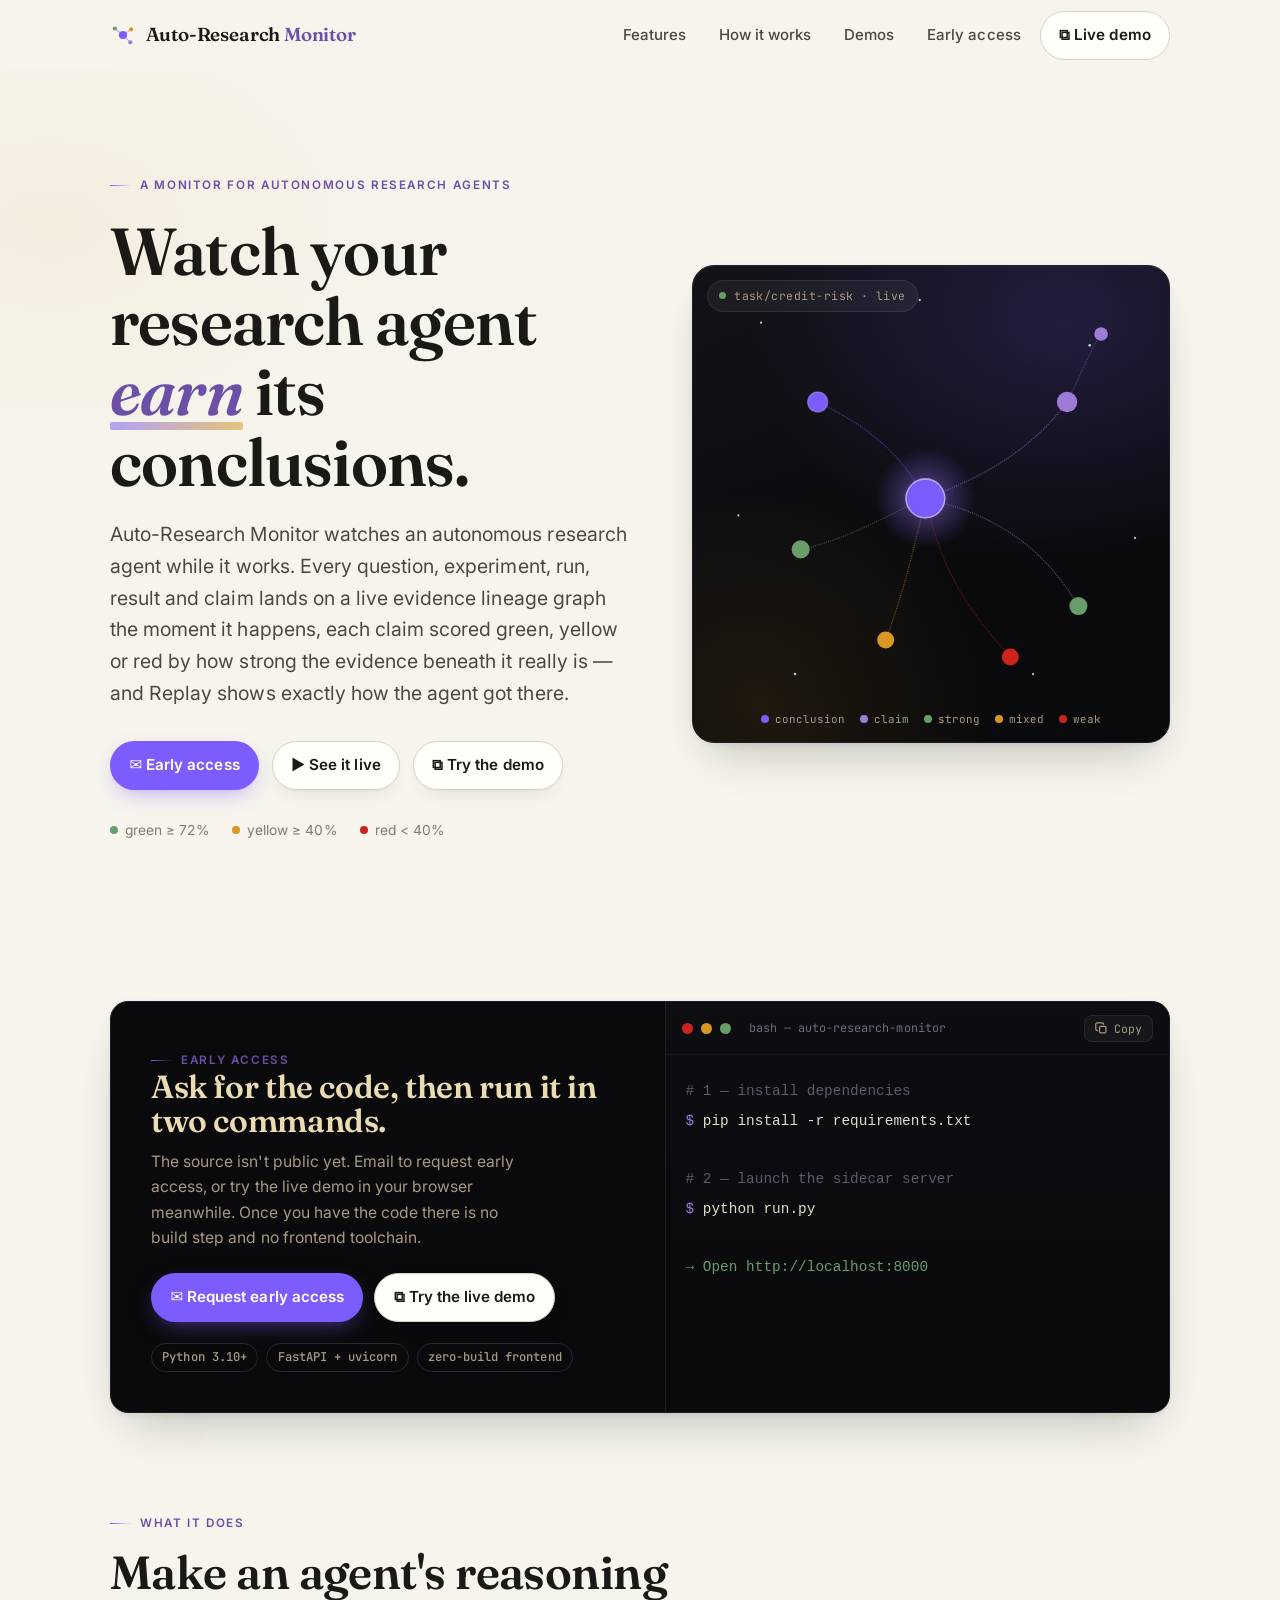
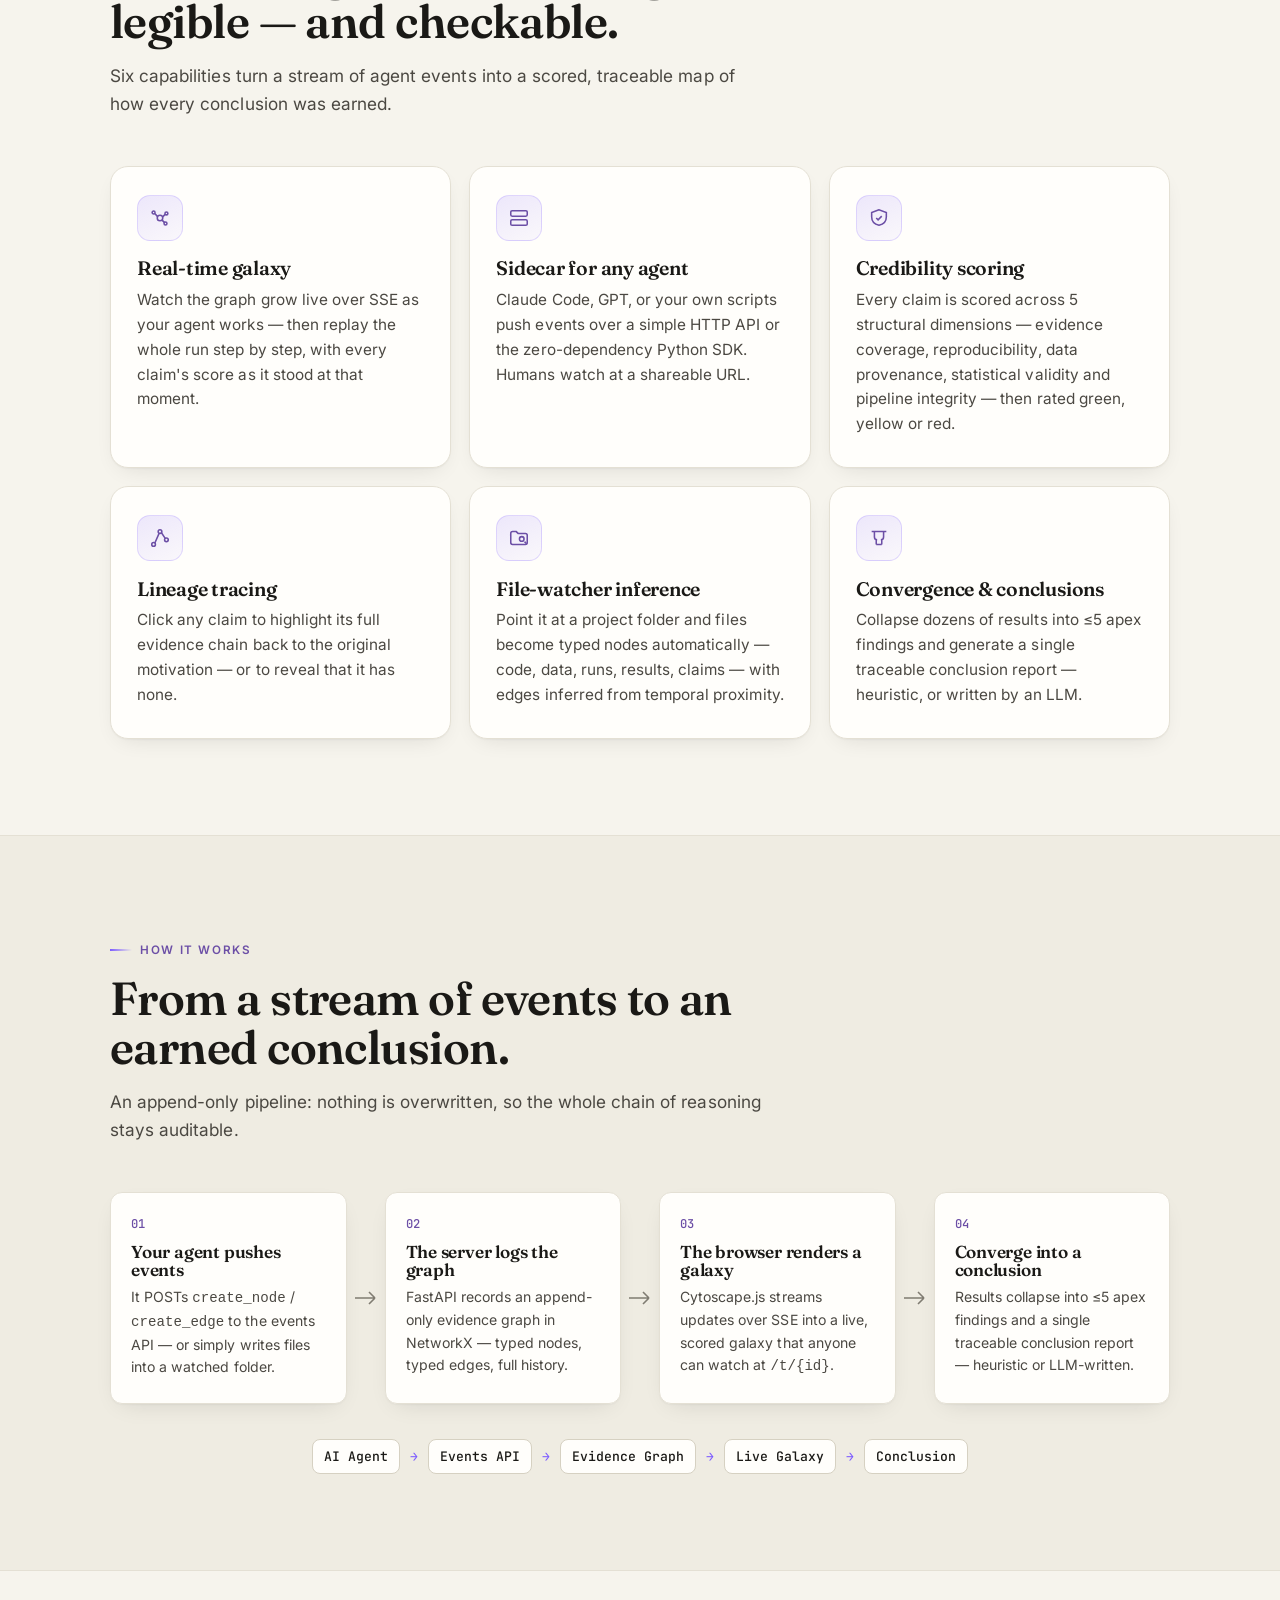
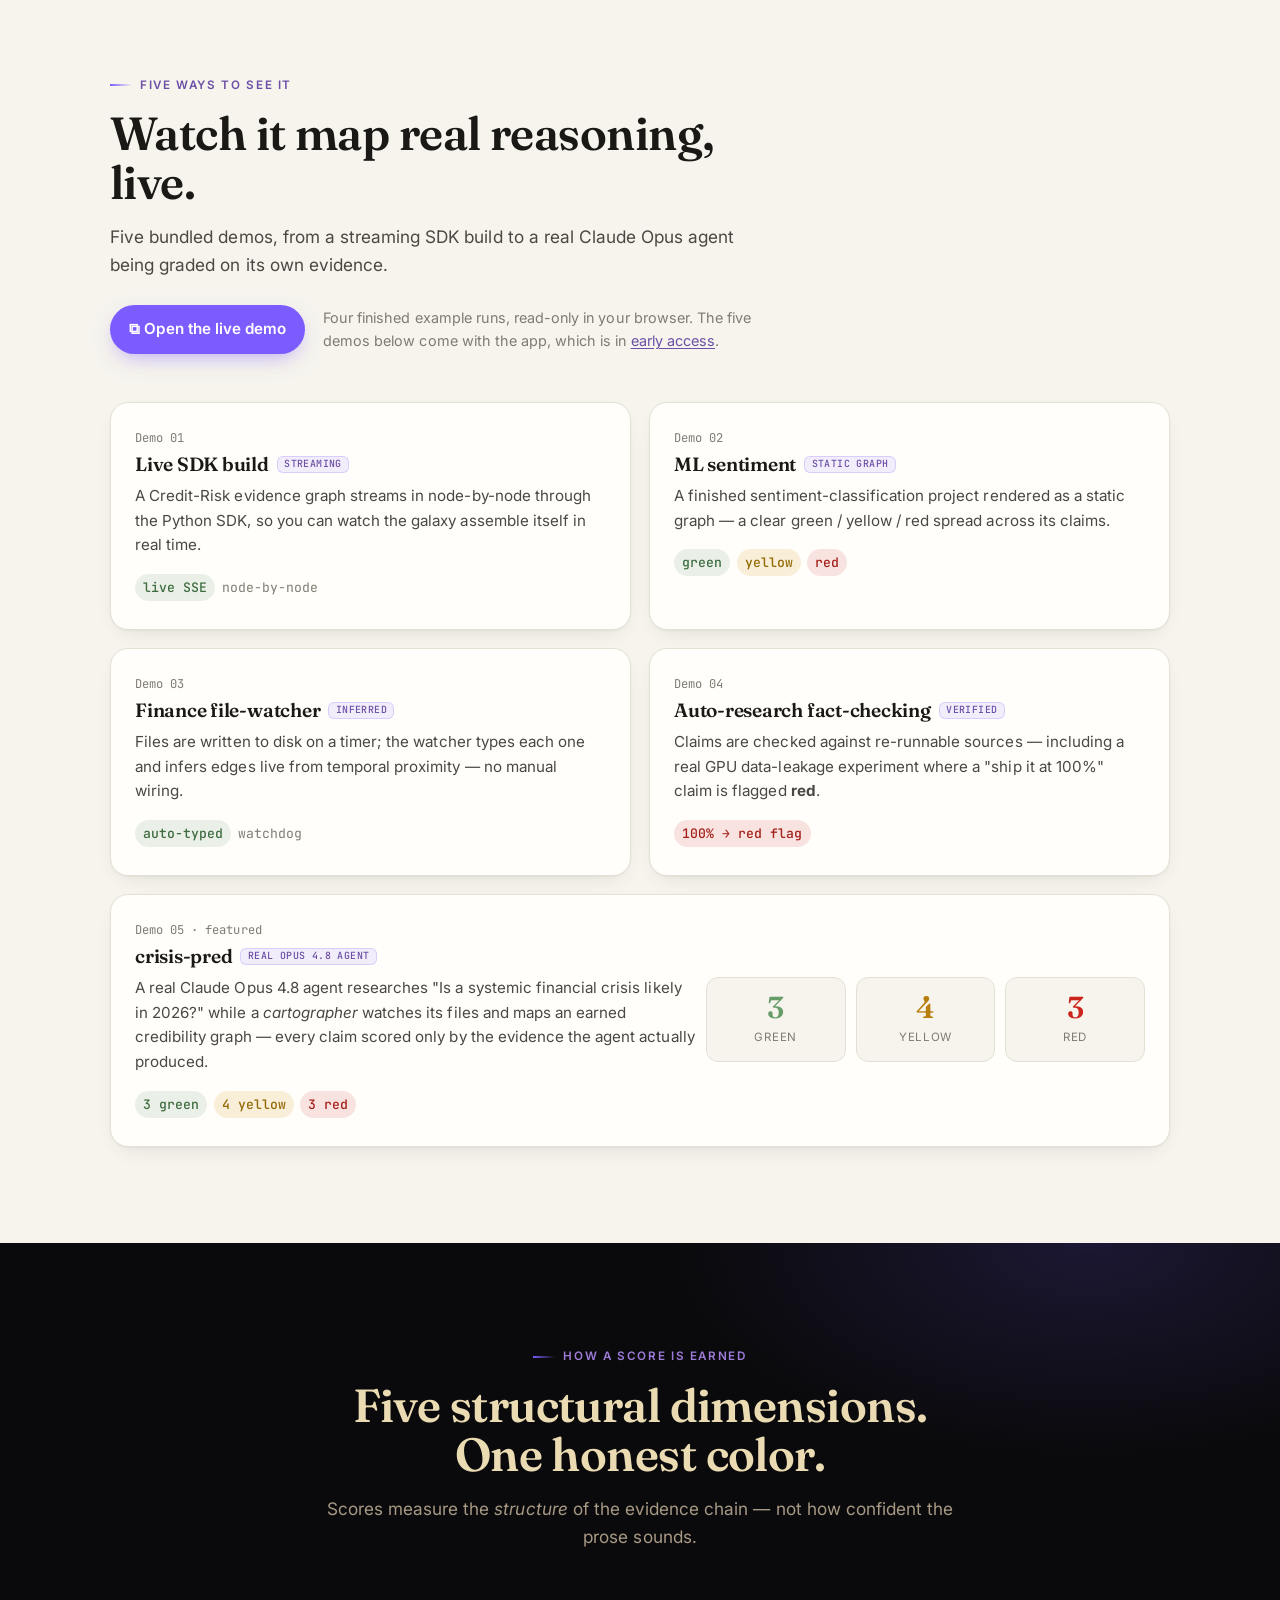
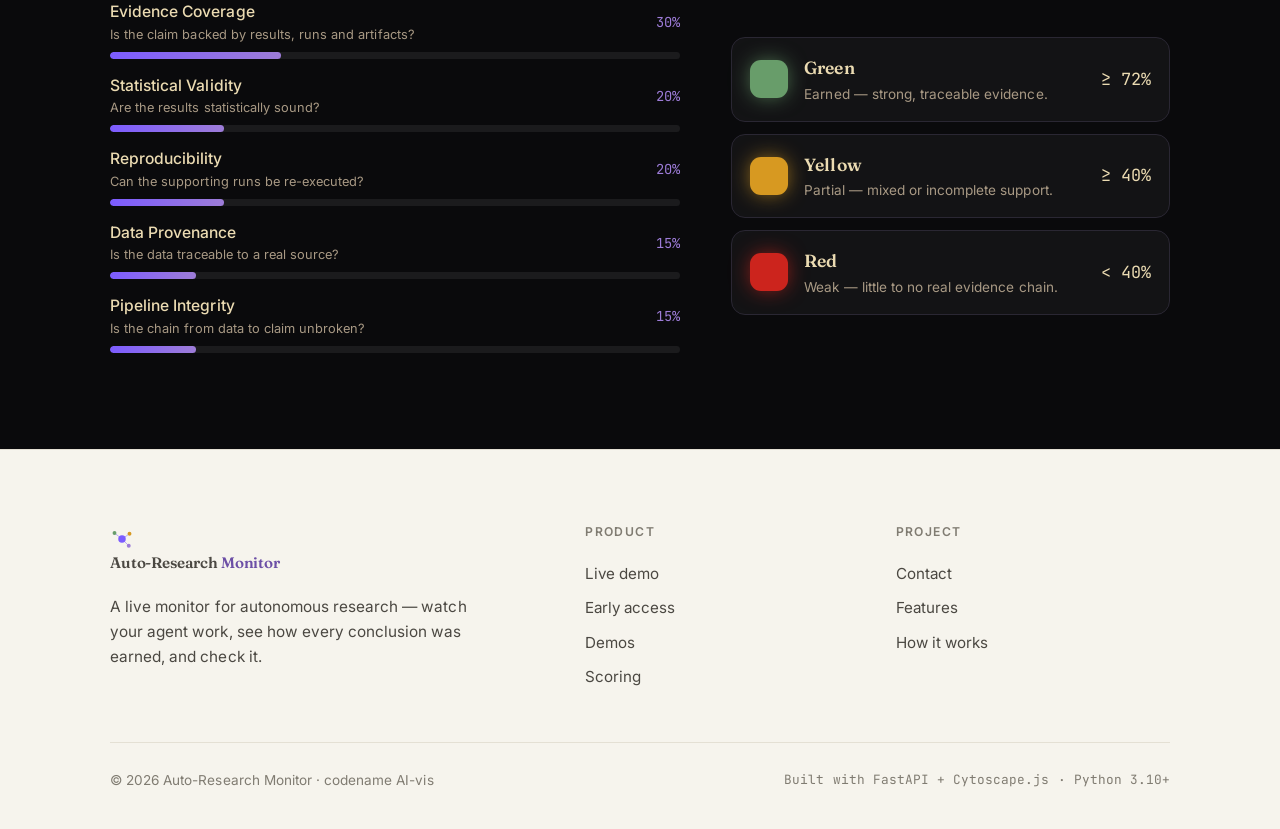
<file: index.html>
<!DOCTYPE html>
<html lang="en">
<head>
<meta charset="UTF-8" />
<meta name="viewport" content="width=device-width, initial-scale=1.0" />
<title>Auto-Research Monitor — watch your research agent earn its conclusions</title>
<meta name="description" content="A live monitor for autonomous research agents. Every question, experiment, run, result and claim on one evidence lineage graph, each claim scored green/yellow/red by how strong the evidence beneath it really is." />

<!-- Open Graph -->
<meta property="og:title" content="Auto-Research Monitor" />
<meta property="og:description" content="Watch your research agent earn its conclusions: every claim scored by the evidence beneath it." />
<meta property="og:type" content="website" />
<meta property="og:url" content="https://muyuhuatang.github.io/auto-research-monitor/" />
<meta property="og:image" content="https://muyuhuatang.github.io/auto-research-monitor/media/hero-galaxy.png" />
<meta name="twitter:card" content="summary_large_image" />
<link rel="canonical" href="https://muyuhuatang.github.io/auto-research-monitor/" />

<link rel="preconnect" href="https://fonts.googleapis.com" />
<link rel="preconnect" href="https://fonts.gstatic.com" crossorigin />
<link href="https://fonts.googleapis.com/css2?family=Fraunces:opsz,wght@9..144,400;9..144,500;9..144,600;9..144,700&family=Inter:wght@400;450;500;600&family=JetBrains+Mono:wght@400;500&display=swap" rel="stylesheet" />

<link rel="icon" href="data:image/svg+xml,%3Csvg xmlns='http://www.w3.org/2000/svg' viewBox='0 0 32 32'%3E%3Ccircle cx='16' cy='16' r='5' fill='%237C5CFF'/%3E%3Ccircle cx='6' cy='8' r='2.5' fill='%23689D6A'/%3E%3Ccircle cx='26' cy='9' r='2.5' fill='%23D79921'/%3E%3Ccircle cx='25' cy='25' r='2.5' fill='%239D7CD8'/%3E%3Cg stroke='%237C5CFF' stroke-width='1' opacity='.5'%3E%3Cline x1='16' y1='16' x2='6' y2='8'/%3E%3Cline x1='16' y1='16' x2='26' y2='9'/%3E%3Cline x1='16' y1='16' x2='25' y2='25'/%3E%3C/g%3E%3C/svg%3E" />

<style>
  :root {
    /* Light "openclaw" base */
    --cream: #f6f4ed;
    --cream-2: #efece2;
    --paper: #fffefb;
    --ink: #1a1916;
    --ink-soft: #4b4842;
    --ink-faint: #807c72;
    --line: #e4e0d4;
    --line-strong: #d6d1c2;

    /* Product accents (echo the real app palette) */
    --violet: #7C5CFF;
    --violet-2: #9D7CD8;
    --violet-deep: #6C4FA6;
    --amber: #D79921;
    --green: #689D6A;
    --yellow: #D79921;
    --red: #CC241D;

    /* Galaxy (dark panel) */
    --galaxy: #0a0a0c;
    --galaxy-2: #131319;
    --galaxy-line: #2a2733;
    --galaxy-text: #EBDBB2;
    --galaxy-muted: #A89984;

    --radius: 18px;
    --radius-sm: 12px;
    --shadow-card: 0 1px 2px rgba(26,25,22,.04), 0 8px 24px -12px rgba(26,25,22,.16);
    --shadow-lift: 0 2px 6px rgba(26,25,22,.06), 0 24px 48px -20px rgba(26,25,22,.28);
    --maxw: 1140px;
    --ease: cubic-bezier(.22,.61,.36,1);
  }

  * { box-sizing: border-box; }
  html { scroll-behavior: smooth; -webkit-text-size-adjust: 100%; }
  @media (prefers-reduced-motion: reduce) {
    html { scroll-behavior: auto; }
    *, *::before, *::after { animation-duration: .001ms !important; animation-iteration-count: 1 !important; transition-duration: .001ms !important; }
  }

  body {
    margin: 0;
    font-family: "Inter", system-ui, sans-serif;
    color: var(--ink);
    background-color: var(--cream);
    background-image:
      radial-gradient(900px 500px at 82% -8%, rgba(124,92,255,.10), transparent 60%),
      radial-gradient(700px 460px at 4% 4%, rgba(215,153,33,.07), transparent 55%);
    line-height: 1.62;
    font-size: 17px;
    letter-spacing: .002em;
    -webkit-font-smoothing: antialiased;
    text-rendering: optimizeLegibility;
  }

  h1, h2, h3 { font-family: "Fraunces", Georgia, serif; font-weight: 600; line-height: 1.06; letter-spacing: -.012em; color: var(--ink); margin: 0; }

  a { color: inherit; text-decoration: none; }
  img, svg { display: block; max-width: 100%; }

  :focus-visible { outline: 2.5px solid var(--violet); outline-offset: 3px; border-radius: 4px; }

  .wrap { width: 100%; max-width: var(--maxw); margin-inline: auto; padding-inline: clamp(20px, 5vw, 40px); }

  .eyebrow {
    display: inline-flex; align-items: center; gap: .5rem;
    font-size: .73rem; font-weight: 600; letter-spacing: .14em; text-transform: uppercase;
    color: var(--violet-deep);
  }
  .eyebrow::before { content: ""; width: 22px; height: 1.5px; background: linear-gradient(90deg, var(--violet), transparent); }

  /* skip link */
  .skip { position: absolute; left: -999px; top: 0; background: var(--ink); color: var(--cream); padding: .7rem 1.1rem; border-radius: 0 0 10px 0; z-index: 200; }
  .skip:focus { left: 0; }

  /* ---------- NAV ---------- */
  header.nav {
    position: sticky; top: 0; z-index: 100;
    background: color-mix(in srgb, var(--cream) 82%, transparent);
    backdrop-filter: saturate(160%) blur(14px);
    -webkit-backdrop-filter: saturate(160%) blur(14px);
    border-bottom: 1px solid transparent;
    transition: border-color .3s, background .3s;
  }
  header.nav.scrolled { border-bottom-color: var(--line); background: color-mix(in srgb, var(--cream) 90%, transparent); }
  .nav-inner { display: flex; align-items: center; justify-content: space-between; height: 70px; }
  .brand { display: inline-flex; align-items: center; gap: .6rem; font-family: "Fraunces", serif; font-weight: 600; font-size: 1.18rem; letter-spacing: -.01em; }
  .brand .mark { flex: none; }
  .brand b { color: var(--violet-deep); font-weight: 600; }

  .nav-links { display: flex; align-items: center; gap: .35rem; }
  .nav-links a.navlink {
    padding: .5rem .85rem; border-radius: 999px; font-size: .94rem; font-weight: 500; color: var(--ink-soft);
    transition: color .18s, background .18s;
  }
  .nav-links a.navlink:hover { color: var(--ink); background: var(--cream-2); }

  .btn {
    display: inline-flex; align-items: center; gap: .5rem; justify-content: center;
    font-family: inherit; font-size: .95rem; font-weight: 600; cursor: pointer;
    padding: .7rem 1.15rem; border-radius: 999px; border: 1px solid transparent;
    transition: transform .16s var(--ease), box-shadow .2s, background .2s, border-color .2s, color .2s;
    white-space: nowrap;
  }
  .btn:active { transform: translateY(1px); }
  .btn-primary { background: var(--ink); color: var(--cream); box-shadow: 0 6px 18px -8px rgba(26,25,22,.5); }
  .btn-primary:hover { background: #2c2a25; transform: translateY(-2px); box-shadow: 0 12px 26px -10px rgba(26,25,22,.5); }
  .btn-violet { background: var(--violet); color: #fff; box-shadow: 0 8px 22px -8px rgba(124,92,255,.6); }
  .btn-violet:hover { background: var(--violet-deep); transform: translateY(-2px); box-shadow: 0 14px 30px -10px rgba(124,92,255,.6); }
  .btn-ghost { background: var(--paper); color: var(--ink); border-color: var(--line-strong); box-shadow: var(--shadow-card); }
  .btn-ghost:hover { border-color: var(--violet-2); transform: translateY(-2px); }
  .btn-git { background: var(--paper); border-color: var(--line-strong); color: var(--ink); font-weight: 600; }
  .btn-git:hover { border-color: var(--ink); transform: translateY(-1px); }

  .nav-toggle { display: none; }

  /* ---------- HERO ---------- */
  .hero { padding: clamp(48px, 8vw, 96px) 0 clamp(40px, 6vw, 64px); position: relative; }
  .hero-grid { display: grid; grid-template-columns: 1.04fr .96fr; gap: clamp(32px, 5vw, 68px); align-items: center; }

  .hero h1 { font-size: clamp(2.5rem, 5.6vw, 4.15rem); font-weight: 600; margin-top: 1.3rem; }
  .hero h1 .accent { font-style: italic; color: var(--violet-deep); position: relative; }
  .hero h1 .accent::after {
    content: ""; position: absolute; left: 0; right: 0; bottom: .04em; height: .12em;
    background: linear-gradient(90deg, var(--violet), var(--amber)); border-radius: 2px; opacity: .55;
  }
  .hero p.lede { font-size: clamp(1.05rem, 1.7vw, 1.22rem); color: var(--ink-soft); max-width: 34ch; margin: 1.4rem 0 0; }
  @media (min-width: 901px){ .hero p.lede { max-width: 46ch; } }
  .hero-cta { display: flex; flex-wrap: wrap; gap: .8rem; margin-top: 2rem; }
  .hero-meta { margin-top: 1.8rem; display: flex; flex-wrap: wrap; gap: 1.4rem; color: var(--ink-faint); font-size: .86rem; }
  .hero-meta span { display: inline-flex; align-items: center; gap: .45rem; }
  .dot { width: 8px; height: 8px; border-radius: 50%; flex: none; }

  /* fade/stagger entrance */
  .reveal { opacity: 0; transform: translateY(16px); animation: rise .8s var(--ease) forwards; }
  @keyframes rise { to { opacity: 1; transform: none; } }
  .d1{animation-delay:.05s}.d2{animation-delay:.13s}.d3{animation-delay:.21s}.d4{animation-delay:.29s}.d5{animation-delay:.37s}

  /* GALAXY PANEL */
  .galaxy-panel {
    position: relative; border-radius: 22px; overflow: hidden;
    background:
      radial-gradient(120% 90% at 78% 12%, rgba(124,92,255,.18), transparent 55%),
      radial-gradient(90% 80% at 14% 92%, rgba(215,153,33,.10), transparent 55%),
      linear-gradient(160deg, #121218, var(--galaxy) 70%);
    border: 1px solid #1f1d28;
    box-shadow: var(--shadow-lift), inset 0 1px 0 rgba(255,255,255,.04);
    aspect-ratio: 1 / 1;
  }
  .galaxy-panel .pchip {
    position: absolute; top: 14px; left: 14px; z-index: 4;
    display: inline-flex; align-items: center; gap: .5rem;
    font-size: .72rem; letter-spacing: .04em; color: var(--galaxy-muted);
    background: rgba(255,255,255,.05); border: 1px solid rgba(255,255,255,.08);
    padding: .35rem .7rem; border-radius: 999px; font-family: "JetBrains Mono", monospace;
  }
  .pchip .live { width: 7px; height: 7px; border-radius: 50%; background: var(--green); box-shadow: 0 0 0 0 rgba(104,157,106,.7); animation: pulse 2s infinite; }
  @keyframes pulse { 0%{ box-shadow:0 0 0 0 rgba(104,157,106,.55);} 70%{ box-shadow:0 0 0 7px rgba(104,157,106,0);} 100%{ box-shadow:0 0 0 0 rgba(104,157,106,0);} }
  .galaxy-panel .legend {
    position: absolute; bottom: 14px; left: 14px; right: 14px; z-index: 4;
    display: flex; flex-wrap: wrap; gap: .9rem; justify-content: center;
    font-size: .68rem; color: var(--galaxy-muted); font-family: "JetBrains Mono", monospace;
  }
  .galaxy-panel .legend span { display: inline-flex; align-items: center; gap: .4rem; }
  .svg-galaxy { position: absolute; inset: 0; width: 100%; height: 100%; }
  .twinkle { animation: tw 3.4s ease-in-out infinite; }
  @keyframes tw { 0%,100%{ opacity:.35;} 50%{ opacity:.9;} }
  .node-core { transform-box: fill-box; transform-origin: center; }
  .grow { animation: grow 1s var(--ease) backwards; }
  @keyframes grow { from { opacity: 0; transform: scale(.2);} to { opacity:1; transform: scale(1);} }
  .edge { stroke-dasharray: 1; stroke-dashoffset: 1; animation: draw 1.4s var(--ease) backwards; }
  @keyframes draw { to { stroke-dashoffset: 0; } }

  /* ---------- QUICK BAND (under hero) ---------- */
  .quickband { padding-bottom: clamp(40px, 6vw, 56px); }
  .codecard {
    background: var(--galaxy); border-radius: var(--radius); border: 1px solid #1d1b25;
    box-shadow: var(--shadow-lift); overflow: hidden;
    display: grid; grid-template-columns: 1.1fr 1fr;
  }
  .codecard .copyblock { padding: clamp(26px, 3.5vw, 40px); color: var(--galaxy-text); position: relative; }
  .codecard .copyblock h2 { color: var(--galaxy-text); font-size: clamp(1.5rem, 2.6vw, 2rem); }
  .codecard .copyblock p { color: var(--galaxy-muted); margin: .7rem 0 0; font-size: .98rem; max-width: 38ch; }
  .codecard .copyblock .tags { display: flex; flex-wrap: wrap; gap: .5rem; margin-top: 1.3rem; }
  .codecard .copyblock .tags b {
    font-weight: 500; font-size: .76rem; font-family: "JetBrains Mono", monospace; color: var(--galaxy-muted);
    border: 1px solid var(--galaxy-line); border-radius: 999px; padding: .25rem .65rem;
  }
  /* min-width:0 lets a long command scroll inside pre.code instead of widening the grid
     track — the git clone URL otherwise pushed the whole card past a phone's width. */
  .terminal { background: linear-gradient(180deg, #0d0d12, #0a0a0c); border-left: 1px solid #1d1b25; padding: 0; display: flex; flex-direction: column; min-width: 0; }
  .term-bar { display: flex; align-items: center; gap: .5rem; padding: .8rem 1rem; border-bottom: 1px solid #18161f; }
  .term-bar i { width: 11px; height: 11px; border-radius: 50%; display: block; }
  .term-bar .t-title { margin-left: .6rem; font-family: "JetBrains Mono", monospace; font-size: .74rem; color: #6f6a7e; }
  .term-bar .copy-btn { margin-left: auto; }
  .copy-btn {
    font-family: "JetBrains Mono", monospace; font-size: .72rem; color: var(--galaxy-muted); cursor: pointer;
    background: rgba(255,255,255,.04); border: 1px solid var(--galaxy-line); border-radius: 8px; padding: .3rem .6rem;
    display: inline-flex; align-items: center; gap: .4rem; transition: all .18s;
  }
  .copy-btn:hover { color: var(--galaxy-text); border-color: var(--violet-2); background: rgba(124,92,255,.12); }
  .copy-btn.copied { color: var(--green); border-color: var(--green); }
  pre.code { margin: 0; padding: 1.3rem 1.2rem; overflow-x: auto; font-family: "JetBrains Mono", monospace; font-size: .9rem; line-height: 1.9; color: var(--galaxy-text); flex: 1; }
  pre.code .pmt { color: var(--violet-2); user-select: none; }
  pre.code .cmd { color: #d7e0c8; }
  pre.code .cm { color: #5e5a6e; }
  pre.code .ok { color: var(--green); }
  /* The early-access card's buttons (scripts/static_site/early-access.html). */
  .codecard .ea-cta { display: flex; flex-wrap: wrap; gap: .7rem; margin-top: 1.4rem; }

  /* ---------- SECTION SHELL ---------- */
  section { padding: clamp(54px, 8vw, 96px) 0; }
  .sec-head { max-width: 60ch; }
  .sec-head h2 { font-size: clamp(2rem, 3.8vw, 2.9rem); margin-top: .9rem; }
  .sec-head p { color: var(--ink-soft); font-size: 1.08rem; margin: 1rem 0 0; }
  .sec-center { text-align: center; margin-inline: auto; }
  .sec-center .eyebrow { justify-content: center; }

  /* ---------- FEATURES ---------- */
  .features { padding-top: clamp(20px, 3vw, 36px); }
  .feature-grid { display: grid; grid-template-columns: repeat(3, 1fr); gap: 18px; margin-top: 3rem; }
  .fcard {
    background: var(--paper); border: 1px solid var(--line); border-radius: var(--radius);
    padding: 28px 26px 30px; box-shadow: var(--shadow-card);
    transition: transform .25s var(--ease), box-shadow .25s, border-color .25s;
    position: relative; overflow: hidden;
  }
  .fcard::after { content: ""; position: absolute; inset: 0 0 auto 0; height: 3px; background: linear-gradient(90deg, var(--violet), var(--amber)); opacity: 0; transition: opacity .25s; }
  .fcard:hover { transform: translateY(-4px); box-shadow: var(--shadow-lift); border-color: var(--line-strong); }
  .fcard:hover::after { opacity: 1; }
  .ficon {
    width: 46px; height: 46px; border-radius: 13px; display: grid; place-items: center; margin-bottom: 1.1rem;
    background: linear-gradient(155deg, rgba(124,92,255,.14), rgba(124,92,255,.04));
    border: 1px solid rgba(124,92,255,.2); color: var(--violet-deep);
  }
  .fcard h3 { font-size: 1.22rem; font-weight: 600; }
  .fcard p { color: var(--ink-soft); font-size: .96rem; margin: .55rem 0 0; }

  /* ---------- HOW IT WORKS (pipeline) ---------- */
  .how { background: var(--cream-2); border-block: 1px solid var(--line); }
  .pipeline { display: flex; align-items: stretch; gap: 0; margin-top: 3rem; flex-wrap: wrap; }
  .pstep {
    flex: 1 1 0; min-width: 180px; background: var(--paper); border: 1px solid var(--line); border-radius: var(--radius-sm);
    padding: 22px 20px 24px; position: relative; box-shadow: var(--shadow-card);
  }
  .pstep .pnum { font-family: "JetBrains Mono", monospace; font-size: .76rem; color: var(--violet-deep); font-weight: 500; }
  .pstep h3 { font-size: 1.08rem; margin-top: .5rem; font-weight: 600; }
  .pstep p { font-size: .88rem; color: var(--ink-soft); margin: .4rem 0 0; }
  .parrow { flex: 0 0 auto; align-self: center; color: var(--ink-faint); padding: 0 6px; }
  @media (max-width: 760px){ .parrow { transform: rotate(90deg); padding: 6px 0; align-self: center; } }
  .flowstrip {
    margin-top: 2.2rem; display: flex; flex-wrap: wrap; align-items: center; gap: .6rem; justify-content: center;
    font-family: "JetBrains Mono", monospace; font-size: .82rem; color: var(--ink-soft);
  }
  .flowstrip b { background: var(--paper); border: 1px solid var(--line-strong); border-radius: 8px; padding: .35rem .7rem; font-weight: 500; color: var(--ink); }
  .flowstrip .arr { color: var(--violet); font-weight: 700; }

  /* ---------- DEMOS ---------- */
  .demo-cta { display: flex; flex-wrap: wrap; align-items: center; gap: .7rem 1.1rem; margin-top: 1.6rem; }
  .demo-cta span { color: var(--ink-faint); font-size: .9rem; flex: 1 1 22ch; }
  .demo-cta span a { color: var(--violet-deep); text-decoration: underline; text-underline-offset: 2px; }
  .demo-grid { display: grid; grid-template-columns: repeat(6, 1fr); gap: 18px; margin-top: 3rem; }
  .demo {
    background: var(--paper); border: 1px solid var(--line); border-radius: var(--radius);
    padding: 26px 24px 28px; box-shadow: var(--shadow-card);
    transition: transform .25s var(--ease), box-shadow .25s, border-color .25s;
  }
  .demo:hover { transform: translateY(-4px); box-shadow: var(--shadow-lift); border-color: var(--line-strong); }
  .demo.span3 { grid-column: span 3; }
  .demo.span2 { grid-column: span 2; }
  .demo.span6 { grid-column: span 6; }
  .demo .num { font-family: "JetBrains Mono", monospace; font-size: .76rem; color: var(--ink-faint); }
  .demo h3 { font-size: 1.2rem; font-weight: 600; margin-top: .35rem; display: flex; align-items: center; gap: .5rem; flex-wrap: wrap; }
  .demo h3 .tag {
    font-family: "JetBrains Mono", monospace; font-size: .62rem; letter-spacing: .04em; text-transform: uppercase;
    color: var(--violet-deep); background: rgba(124,92,255,.1); border: 1px solid rgba(124,92,255,.22);
    border-radius: 6px; padding: .15rem .4rem; font-weight: 500;
  }
  .demo p { color: var(--ink-soft); font-size: .95rem; margin: .6rem 0 0; }
  .demo .score { display: inline-flex; gap: .4rem; margin-top: 1rem; align-items: center; font-size: .82rem; color: var(--ink-faint); font-family: "JetBrains Mono", monospace; }
  .pill { display: inline-flex; align-items: center; gap: .35rem; padding: .18rem .5rem; border-radius: 999px; font-weight: 500; }
  .pill.g { background: rgba(104,157,106,.14); color: #3d6b3f; }
  .pill.y { background: rgba(215,153,33,.16); color: #946a07; }
  .pill.r { background: rgba(204,36,29,.12); color: #a3201a; }

  .crisis-feat { grid-column: span 6; display: grid; grid-template-columns: 1.3fr 1fr; }
  .crisis-feat .left { padding-right: 8px; }
  .crisis-feat .right { display: grid; grid-template-columns: repeat(3,1fr); gap: 10px; align-content: center; }
  .scorebox { text-align: center; border: 1px solid var(--line); border-radius: 12px; padding: 14px 6px; background: var(--cream); }
  .scorebox .n { font-family: "Fraunces", serif; font-size: 1.9rem; font-weight: 600; line-height: 1; }
  .scorebox .l { font-size: .72rem; color: var(--ink-faint); margin-top: .35rem; text-transform: uppercase; letter-spacing: .06em; }
  .scorebox.g .n { color: var(--green); } .scorebox.y .n { color: #b87f10; } .scorebox.r .n { color: var(--red); }

  /* ---------- CREDIBILITY STRIP ---------- */
  .cred { background: var(--galaxy); color: var(--galaxy-text); border-radius: 0; position: relative; overflow: hidden; }
  .cred::before { content:""; position:absolute; inset:0; background: radial-gradient(700px 360px at 85% 0%, rgba(124,92,255,.16), transparent 60%); pointer-events:none; }
  .cred .eyebrow { color: var(--violet-2); }
  .cred .sec-head h2 { color: var(--galaxy-text); }
  .cred .sec-head p { color: var(--galaxy-muted); }
  .cred-grid { display: grid; grid-template-columns: 1.3fr 1fr; gap: clamp(28px, 4vw, 56px); margin-top: 3rem; align-items: center; }
  .dims { display: grid; gap: 14px; }
  .dim { display: grid; grid-template-columns: 1fr auto; gap: .4rem 1rem; align-items: center; }
  .dim .name { font-size: .98rem; font-weight: 500; }
  .dim .name small { display: block; color: var(--galaxy-muted); font-weight: 400; font-size: .8rem; }
  .dim .wt { font-family: "JetBrains Mono", monospace; font-size: .86rem; color: var(--violet-2); }
  .dim .bar { grid-column: 1 / -1; height: 7px; border-radius: 99px; background: rgba(255,255,255,.07); overflow: hidden; }
  .dim .bar i { display: block; height: 100%; border-radius: 99px; background: linear-gradient(90deg, var(--violet), var(--violet-2)); animation: fill 1.1s var(--ease) backwards; }
  @keyframes fill { from { width: 0 !important; } }

  .thresh { display: grid; gap: 12px; }
  .thresh .trow { display: flex; align-items: center; gap: 1rem; background: rgba(255,255,255,.035); border: 1px solid var(--galaxy-line); border-radius: 14px; padding: 16px 18px; }
  .thresh .swatch { width: 38px; height: 38px; border-radius: 11px; flex: none; box-shadow: 0 0 22px -4px currentColor; }
  .thresh .swatch.g { background: var(--green); color: var(--green); }
  .thresh .swatch.y { background: var(--yellow); color: var(--yellow); }
  .thresh .swatch.r { background: var(--red); color: var(--red); }
  .thresh .tx b { font-family: "Fraunces", serif; font-size: 1.1rem; font-weight: 600; }
  .thresh .tx span { display: block; color: var(--galaxy-muted); font-size: .85rem; }
  .thresh .pct { margin-left: auto; font-family: "JetBrains Mono", monospace; font-size: 1.05rem; color: var(--galaxy-text); }

  /* ---------- FOOTER ---------- */
  footer { background: var(--cream); border-top: 1px solid var(--line); padding: clamp(48px, 6vw, 72px) 0 40px; }
  .foot-grid { display: grid; grid-template-columns: 1.6fr 1fr 1fr; gap: 36px; }
  footer .brand { font-size: 1.3rem; margin-bottom: .9rem; }
  footer .tagline { color: var(--ink-soft); max-width: 38ch; font-size: .96rem; }
  .foot-col h4 { font-size: .76rem; text-transform: uppercase; letter-spacing: .12em; color: var(--ink-faint); margin: 0 0 1rem; font-family: "Inter", sans-serif; font-weight: 600; }
  .foot-col a { display: block; color: var(--ink-soft); font-size: .95rem; padding: .3rem 0; transition: color .15s; width: fit-content; }
  .foot-col a:hover { color: var(--violet-deep); }
  .foot-bottom { margin-top: 3rem; padding-top: 1.6rem; border-top: 1px solid var(--line); display: flex; flex-wrap: wrap; gap: 1rem; justify-content: space-between; align-items: center; color: var(--ink-faint); font-size: .85rem; }
  .foot-bottom .stack { font-family: "JetBrains Mono", monospace; font-size: .8rem; }

  /* ---------- RESPONSIVE ---------- */
  @media (max-width: 960px){
    .feature-grid { grid-template-columns: repeat(2, 1fr); }
    .codecard, .cred-grid { grid-template-columns: 1fr; }
    .terminal { border-left: none; border-top: 1px solid #1d1b25; }
    .demo-grid { grid-template-columns: repeat(2, 1fr); }
    .demo.span3, .demo.span2, .demo.span6 { grid-column: span 2; }
    .crisis-feat { grid-template-columns: 1fr; }
    .crisis-feat .right { margin-top: 18px; }
  }
  @media (max-width: 900px){
    .hero-grid { grid-template-columns: 1fr; }
    .hero-visual { max-width: 460px; margin-inline: auto; width: 100%; }
    .nav-links { display: none; position: fixed; top: 70px; left: 0; right: 0; flex-direction: column; align-items: stretch; gap: 0; background: var(--paper); border-bottom: 1px solid var(--line); padding: .6rem clamp(20px,5vw,40px) 1.2rem; box-shadow: var(--shadow-lift); }
    .nav-links.open { display: flex; }
    .nav-links a.navlink { padding: .85rem 0; border-radius: 0; border-bottom: 1px solid var(--line); }
    .nav-links .btn { margin-top: .8rem; }
    .nav-toggle { display: inline-flex; }
  }
  @media (max-width: 620px){
    body { font-size: 16px; }
    .feature-grid, .demo-grid { grid-template-columns: 1fr; }
    .demo.span3, .demo.span2, .demo.span6 { grid-column: span 1; }
    .foot-grid { grid-template-columns: 1fr 1fr; }
    .foot-col.first { grid-column: 1 / -1; }
    .crisis-feat .right { grid-template-columns: repeat(3,1fr); }
    .hero-cta .btn { flex: 1 1 auto; }
  }

  .nav-toggle { background: var(--paper); border: 1px solid var(--line-strong); width: 42px; height: 42px; border-radius: 11px; align-items: center; justify-content: center; cursor: pointer; }
  .nav-toggle span, .nav-toggle span::before, .nav-toggle span::after { content: ""; display: block; width: 18px; height: 2px; background: var(--ink); border-radius: 2px; position: relative; transition: .25s; }
  .nav-toggle span::before { position: absolute; top: -6px; } .nav-toggle span::after { position: absolute; top: 6px; }
  .nav-toggle[aria-expanded="true"] span { background: transparent; }
  .nav-toggle[aria-expanded="true"] span::before { top: 0; transform: rotate(45deg); }
  .nav-toggle[aria-expanded="true"] span::after { top: 0; transform: rotate(-45deg); }
</style>
</head>
<body>

<a class="skip" href="#main">Skip to content</a>

<!-- ============ NAV ============ -->
<header class="nav" id="siteNav">
  <div class="wrap nav-inner">
    <a class="brand" href="#top" aria-label="Auto-Research Monitor — home">
      <svg class="mark" width="26" height="26" viewBox="0 0 32 32" aria-hidden="true">
        <g stroke="#7C5CFF" stroke-width="1.3" opacity=".5">
          <line x1="16" y1="16" x2="6" y2="8"/><line x1="16" y1="16" x2="26" y2="9"/><line x1="16" y1="16" x2="25" y2="25"/>
        </g>
        <circle cx="16" cy="16" r="5" fill="#7C5CFF"/>
        <circle cx="6" cy="8" r="2.6" fill="#689D6A"/>
        <circle cx="26" cy="9" r="2.6" fill="#D79921"/>
        <circle cx="25" cy="25" r="2.6" fill="#9D7CD8"/>
      </svg>
      <span>Auto-Research&nbsp;<b>Monitor</b></span>
    </a>

    <nav class="nav-links" id="navLinks" aria-label="Primary">
      <a class="navlink" href="#features">Features</a>
      <a class="navlink" href="#how">How it works</a>
      <a class="navlink" href="#demos">Demos</a>
      
      <a class="navlink" href="#quickstart">Early access</a>
      <a class="btn btn-git" href="demo/">⧉ Live demo</a>

    </nav>

    <button class="nav-toggle" id="navToggle" aria-label="Toggle menu" aria-controls="navLinks" aria-expanded="false"><span></span></button>
  </div>
</header>

<main id="main">
<span id="top"></span>

<!-- ============ HERO ============ -->
<section class="hero">
  <div class="wrap hero-grid">
    <div class="hero-copy">
      <span class="eyebrow reveal d1">A monitor for autonomous research agents</span>
      <h1 class="reveal d2">Watch your research agent <span class="accent">earn</span> its conclusions.</h1>
      <p class="lede reveal d3">Auto-Research Monitor watches an autonomous research agent while it works. Every question, experiment, run, result and claim lands on a live evidence lineage graph the moment it happens, each claim scored green, yellow or red by how strong the evidence beneath it really is — and Replay shows exactly how the agent got there.</p>
      <div class="hero-cta reveal d4">
        <a class="btn btn-violet" href="#quickstart">✉ Early access</a>
        <a class="btn btn-ghost" href="#demos">▶ See it live</a>
        <a class="btn btn-ghost" href="demo/">⧉ Try the demo</a>
      </div>
      <div class="hero-meta reveal d5">
        <span><i class="dot" style="background:var(--green)"></i> green ≥ 72%</span>
        <span><i class="dot" style="background:var(--yellow)"></i> yellow ≥ 40%</span>
        <span><i class="dot" style="background:var(--red)"></i> red &lt; 40%</span>
      </div>
    </div>

    <!-- GALAXY VISUAL -->
    <div class="hero-visual reveal d3">
      <div class="galaxy-panel">
        <span class="pchip"><span class="live"></span> task/credit-risk · live</span>
        <svg class="svg-galaxy" viewBox="0 0 420 420" role="img" aria-label="A force-directed evidence galaxy: glowing nodes for motivation, experiments, results and claims connected by hairline edges, converging on a violet conclusion node.">
          <defs>
            <radialGradient id="glowV" cx="50%" cy="50%" r="50%"><stop offset="0%" stop-color="#9D7CD8" stop-opacity=".55"/><stop offset="100%" stop-color="#7C5CFF" stop-opacity="0"/></radialGradient>
            <filter id="soft"><feGaussianBlur stdDeviation="1.1"/></filter>
          </defs>
          <!-- faint starfield -->
          <g fill="#cabfe6">
            <circle class="twinkle" cx="60" cy="50" r="1" style="animation-delay:.2s"/>
            <circle class="twinkle" cx="350" cy="70" r="1.2" style="animation-delay:1.1s"/>
            <circle class="twinkle" cx="300" cy="360" r="1" style="animation-delay:.6s"/>
            <circle class="twinkle" cx="90" cy="360" r="1.1" style="animation-delay:1.6s"/>
            <circle class="twinkle" cx="200" cy="30" r="1" style="animation-delay:.9s"/>
            <circle class="twinkle" cx="40" cy="220" r="1" style="animation-delay:.4s"/>
            <circle class="twinkle" cx="390" cy="240" r="1" style="animation-delay:1.3s"/>
          </g>

          <!-- edges -->
          <g stroke-width="1.1" fill="none">
            <path class="edge" d="M110,120 C150,140 180,160 205,205" stroke="#7C5CFF" opacity=".5" style="animation-delay:.2s"/>
            <path class="edge" d="M95,250 C140,240 170,220 205,205" stroke="#689D6A" opacity=".45" style="animation-delay:.35s"/>
            <path class="edge" d="M170,330 C185,290 195,250 205,205" stroke="#D79921" opacity=".45" style="animation-delay:.5s"/>
            <path class="edge" d="M205,205 C260,185 300,160 330,120" stroke="#9D7CD8" opacity=".55" style="animation-delay:.65s"/>
            <path class="edge" d="M205,205 C270,220 310,250 340,300" stroke="#9D7CD8" opacity=".5" style="animation-delay:.8s"/>
            <path class="edge" d="M205,205 C220,270 240,300 280,345" stroke="#CC241D" opacity=".45" style="animation-delay:.95s"/>
            <path class="edge" d="M330,120 C345,90 350,75 360,60" stroke="#9D7CD8" opacity=".35" style="animation-delay:1.1s"/>
          </g>

          <!-- conclusion hub -->
          <circle cx="205" cy="205" r="44" fill="url(#glowV)"/>
          <g class="grow node-core" style="animation-delay:.15s">
            <circle cx="205" cy="205" r="17" fill="#7C5CFF" filter="url(#soft)"/>
            <circle cx="205" cy="205" r="17" fill="none" stroke="#cdbcff" stroke-width="1.4" opacity=".8"/>
          </g>

          <!-- satellite nodes: type + score color -->
          <g class="grow node-core" style="animation-delay:.4s"><circle cx="110" cy="120" r="9" fill="#7C5CFF"/><circle cx="110" cy="120" r="9" fill="none" stroke="#fff" stroke-opacity=".25"/></g>
          <g class="grow node-core" style="animation-delay:.55s"><circle cx="95" cy="250" r="8" fill="#689D6A"/></g>
          <g class="grow node-core" style="animation-delay:.7s"><circle cx="170" cy="330" r="7.5" fill="#D79921"/></g>
          <g class="grow node-core" style="animation-delay:.85s"><circle cx="330" cy="120" r="9" fill="#9D7CD8"/></g>
          <g class="grow node-core" style="animation-delay:1s"><circle cx="340" cy="300" r="8" fill="#689D6A"/></g>
          <g class="grow node-core" style="animation-delay:1.15s"><circle cx="280" cy="345" r="7.5" fill="#CC241D"/></g>
          <g class="grow node-core" style="animation-delay:1.3s"><circle cx="360" cy="60" r="6" fill="#9D7CD8"/></g>
        </svg>
        <div class="legend">
          <span><i class="dot" style="background:#7C5CFF"></i> conclusion</span>
          <span><i class="dot" style="background:#9D7CD8"></i> claim</span>
          <span><i class="dot" style="background:#689D6A"></i> strong</span>
          <span><i class="dot" style="background:#D79921"></i> mixed</span>
          <span><i class="dot" style="background:#CC241D"></i> weak</span>
        </div>
      </div>
    </div>
  </div>
</section>

<!-- ============ QUICK START BAND ============ -->
<section class="quickband" id="quickstart" aria-labelledby="qs-h">
  <div class="wrap">
    
    <div class="codecard">
      <div class="copyblock">
        <span class="eyebrow">Early access</span>
        <h2 id="qs-h">Ask for the code, then run it in two commands.</h2>
        <p>The source isn't public yet. Email to request early access, or try the live demo in your browser meanwhile. Once you have the code there is no build step and no frontend toolchain.</p>
        <div class="ea-cta">
          <a class="btn btn-violet" href="mailto:fhuang181@gmail.com?subject=Auto-Research%20Monitor%20early%20access">✉ Request early access</a>
          <a class="btn btn-ghost" href="demo/">⧉ Try the live demo</a>
        </div>
        <div class="tags"><b>Python 3.10+</b><b>FastAPI + uvicorn</b><b>zero-build frontend</b></div>
      </div>
      <div class="terminal">
        <div class="term-bar">
          <i style="background:#CC241D"></i><i style="background:#D79921"></i><i style="background:#689D6A"></i>
          <span class="t-title">bash — auto-research-monitor</span>
          <button class="copy-btn" data-copy="pip install -r requirements.txt&#10;python run.py" aria-label="Copy commands to clipboard">
            <svg width="13" height="13" viewBox="0 0 16 16" fill="none" stroke="currentColor" stroke-width="1.5" aria-hidden="true"><rect x="5.5" y="5.5" width="8" height="8" rx="1.5"/><path d="M3.5 10.5h-1A1.5 1.5 0 011 9V2.5A1.5 1.5 0 012.5 1H9a1.5 1.5 0 011.5 1.5v1"/></svg>
            <span class="lbl">Copy</span>
          </button>
        </div>
        <pre class="code"><code><span class="cm"># 1 — install dependencies</span>
<span class="pmt">$</span> <span class="cmd">pip install -r requirements.txt</span>

<span class="cm"># 2 — launch the sidecar server</span>
<span class="pmt">$</span> <span class="cmd">python run.py</span>

<span class="ok">→ Open http://localhost:8000</span></code></pre>
      </div>
    </div>

  </div>
</section>

<!-- ============ FEATURES ============ -->
<section class="features" id="features" aria-labelledby="feat-h">
  <div class="wrap">
    <div class="sec-head">
      <span class="eyebrow">What it does</span>
      <h2 id="feat-h">Make an agent's reasoning legible — and checkable.</h2>
      <p>Six capabilities turn a stream of agent events into a scored, traceable map of how every conclusion was earned.</p>
    </div>

    <div class="feature-grid">
      <article class="fcard">
        <div class="ficon" aria-hidden="true">
          <svg width="22" height="22" viewBox="0 0 24 24" fill="none" stroke="currentColor" stroke-width="1.7"><circle cx="12" cy="12" r="3"/><circle cx="5" cy="6" r="1.6"/><circle cx="19" cy="7" r="1.6"/><circle cx="18" cy="18" r="1.6"/><path d="M9.5 10.5 6.2 7M14.6 11 17.6 8M14 14l3 3"/></svg>
        </div>
        <h3>Real-time galaxy</h3>
        <p>Watch the graph grow live over SSE as your agent works — then replay the whole run step by step, with every claim's score as it stood at that moment.</p>
      </article>

      <article class="fcard">
        <div class="ficon" aria-hidden="true">
          <svg width="22" height="22" viewBox="0 0 24 24" fill="none" stroke="currentColor" stroke-width="1.7"><rect x="3" y="4" width="18" height="6" rx="1.5"/><rect x="3" y="14" width="18" height="6" rx="1.5"/><path d="M7 7h.01M7 17h.01"/></svg>
        </div>
        <h3>Sidecar for any agent</h3>
        <p>Claude Code, GPT, or your own scripts push events over a simple HTTP API or the zero-dependency Python SDK. Humans watch at a shareable URL.</p>
      </article>

      <article class="fcard">
        <div class="ficon" aria-hidden="true">
          <svg width="22" height="22" viewBox="0 0 24 24" fill="none" stroke="currentColor" stroke-width="1.7"><path d="M12 3 4 6v5c0 4.4 3.2 7.9 8 9 4.8-1.1 8-4.6 8-9V6l-8-3Z"/><path d="m9 12 2 2 4-4"/></svg>
        </div>
        <h3>Credibility scoring</h3>
        <p>Every claim is scored across 5 structural dimensions — evidence coverage, reproducibility, data provenance, statistical validity and pipeline integrity — then rated green, yellow or red.</p>
      </article>

      <article class="fcard">
        <div class="ficon" aria-hidden="true">
          <svg width="22" height="22" viewBox="0 0 24 24" fill="none" stroke="currentColor" stroke-width="1.7"><circle cx="5" cy="19" r="2"/><circle cx="12" cy="5" r="2"/><circle cx="19" cy="14" r="2"/><path d="M6.4 17.4 11 7M13.4 6 17.7 12.4"/></svg>
        </div>
        <h3>Lineage tracing</h3>
        <p>Click any claim to highlight its full evidence chain back to the original motivation — or to reveal that it has none.</p>
      </article>

      <article class="fcard">
        <div class="ficon" aria-hidden="true">
          <svg width="22" height="22" viewBox="0 0 24 24" fill="none" stroke="currentColor" stroke-width="1.7"><path d="M3 7a2 2 0 0 1 2-2h4l2 2h8a2 2 0 0 1 2 2v8a2 2 0 0 1-2 2H5a2 2 0 0 1-2-2V7Z"/><circle cx="15" cy="13" r="2.5"/><path d="m18 16 2 2"/></svg>
        </div>
        <h3>File-watcher inference</h3>
        <p>Point it at a project folder and files become typed nodes automatically — code, data, runs, results, claims — with edges inferred from temporal proximity.</p>
      </article>

      <article class="fcard">
        <div class="ficon" aria-hidden="true">
          <svg width="22" height="22" viewBox="0 0 24 24" fill="none" stroke="currentColor" stroke-width="1.7"><path d="M4 5h16M7 5v6c0 2 1.5 3 3 3M17 5v6c0 2-1.5 3-3 3M9 14v5M15 14v5M9 19h6"/></svg>
        </div>
        <h3>Convergence &amp; conclusions</h3>
        <p>Collapse dozens of results into ≤5 apex findings and generate a single traceable conclusion report — heuristic, or written by an LLM.</p>
      </article>
    </div>
  </div>
</section>

<!-- ============ HOW IT WORKS ============ -->
<section class="how" id="how" aria-labelledby="how-h">
  <div class="wrap">
    <div class="sec-head">
      <span class="eyebrow">How it works</span>
      <h2 id="how-h">From a stream of events to an earned conclusion.</h2>
      <p>An append-only pipeline: nothing is overwritten, so the whole chain of reasoning stays auditable.</p>
    </div>

    <div class="pipeline">
      <div class="pstep">
        <div class="pnum">01</div>
        <h3>Your agent pushes events</h3>
        <p>It POSTs <code>create_node</code> / <code>create_edge</code> to the events API — or simply writes files into a watched folder.</p>
      </div>
      <div class="parrow" aria-hidden="true">
        <svg width="26" height="20" viewBox="0 0 26 20" fill="none" stroke="currentColor" stroke-width="1.6"><path d="M2 10h20m0 0-6-6m6 6-6 6"/></svg>
      </div>
      <div class="pstep">
        <div class="pnum">02</div>
        <h3>The server logs the graph</h3>
        <p>FastAPI records an append-only evidence graph in NetworkX — typed nodes, typed edges, full history.</p>
      </div>
      <div class="parrow" aria-hidden="true">
        <svg width="26" height="20" viewBox="0 0 26 20" fill="none" stroke="currentColor" stroke-width="1.6"><path d="M2 10h20m0 0-6-6m6 6-6 6"/></svg>
      </div>
      <div class="pstep">
        <div class="pnum">03</div>
        <h3>The browser renders a galaxy</h3>
        <p>Cytoscape.js streams updates over SSE into a live, scored galaxy that anyone can watch at <code>/t/{id}</code>.</p>
      </div>
      <div class="parrow" aria-hidden="true">
        <svg width="26" height="20" viewBox="0 0 26 20" fill="none" stroke="currentColor" stroke-width="1.6"><path d="M2 10h20m0 0-6-6m6 6-6 6"/></svg>
      </div>
      <div class="pstep">
        <div class="pnum">04</div>
        <h3>Converge into a conclusion</h3>
        <p>Results collapse into ≤5 apex findings and a single traceable conclusion report — heuristic or LLM-written.</p>
      </div>
    </div>

    <div class="flowstrip" aria-hidden="true">
      <b>AI Agent</b><span class="arr">→</span><b>Events API</b><span class="arr">→</span><b>Evidence Graph</b><span class="arr">→</span><b>Live Galaxy</b><span class="arr">→</span><b>Conclusion</b>
    </div>
  </div>
</section>

<!-- ============ DEMOS ============ -->
<section class="demos" id="demos" aria-labelledby="demo-h">
  <div class="wrap">
    <div class="sec-head">
      <span class="eyebrow">Five ways to see it</span>
      <h2 id="demo-h">Watch it map real reasoning, live.</h2>
      <p>Five bundled demos, from a streaming SDK build to a real Claude Opus agent being graded on its own evidence.</p>
      <div class="demo-cta"><a class="btn btn-violet" href="demo/">⧉ Open the live demo</a><span>Four finished example runs, read-only in your browser. The five demos below come with the app, which is in <a href="#quickstart">early access</a>.</span></div>
    </div>

    <div class="demo-grid">
      <article class="demo span3">
        <div class="num">Demo 01</div>
        <h3>Live SDK build <span class="tag">streaming</span></h3>
        <p>A Credit-Risk evidence graph streams in node-by-node through the Python SDK, so you can watch the galaxy assemble itself in real time.</p>
        <div class="score"><span class="pill g">live SSE</span> node-by-node</div>
      </article>

      <article class="demo span3">
        <div class="num">Demo 02</div>
        <h3>ML sentiment <span class="tag">static graph</span></h3>
        <p>A finished sentiment-classification project rendered as a static graph — a clear green / yellow / red spread across its claims.</p>
        <div class="score"><span class="pill g">green</span><span class="pill y">yellow</span><span class="pill r">red</span></div>
      </article>

      <article class="demo span3">
        <div class="num">Demo 03</div>
        <h3>Finance file-watcher <span class="tag">inferred</span></h3>
        <p>Files are written to disk on a timer; the watcher types each one and infers edges live from temporal proximity — no manual wiring.</p>
        <div class="score"><span class="pill g">auto-typed</span> watchdog</div>
      </article>

      <article class="demo span3">
        <div class="num">Demo 04</div>
        <h3>Auto-research fact-checking <span class="tag">verified</span></h3>
        <p>Claims are checked against re-runnable sources — including a real GPU data-leakage experiment where a "ship it at 100%" claim is flagged <strong>red</strong>.</p>
        <div class="score"><span class="pill r">100% → red flag</span></div>
      </article>

      <article class="demo span6 crisis-feat">
        <div class="left">
          <div class="num">Demo 05 · featured</div>
          <h3>crisis-pred <span class="tag">real Opus 4.8 agent</span></h3>
          <p>A real Claude Opus 4.8 agent researches "Is a systemic financial crisis likely in 2026?" while a <em>cartographer</em> watches its files and maps an earned credibility graph — every claim scored only by the evidence the agent actually produced.</p>
          <div class="score"><span class="pill g">3 green</span><span class="pill y">4 yellow</span><span class="pill r">3 red</span></div>
        </div>
        <div class="right" aria-hidden="true">
          <div class="scorebox g"><div class="n">3</div><div class="l">green</div></div>
          <div class="scorebox y"><div class="n">4</div><div class="l">yellow</div></div>
          <div class="scorebox r"><div class="n">3</div><div class="l">red</div></div>
        </div>
      </article>
    </div>
  </div>
</section>

<!-- ============ CREDIBILITY STRIP ============ -->
<section class="cred" id="scoring" aria-labelledby="cred-h">
  <div class="wrap">
    <div class="sec-head sec-center">
      <span class="eyebrow">How a score is earned</span>
      <h2 id="cred-h">Five structural dimensions. One honest color.</h2>
      <p>Scores measure the <em>structure</em> of the evidence chain — not how confident the prose sounds.</p>
    </div>

    <div class="cred-grid">
      <div class="dims" aria-label="Scoring dimensions and weights">
        <div class="dim">
          <div class="name">Evidence Coverage <small>Is the claim backed by results, runs and artifacts?</small></div>
          <div class="wt">30%</div>
          <div class="bar"><i style="width:30%"></i></div>
        </div>
        <div class="dim">
          <div class="name">Statistical Validity <small>Are the results statistically sound?</small></div>
          <div class="wt">20%</div>
          <div class="bar"><i style="width:20%"></i></div>
        </div>
        <div class="dim">
          <div class="name">Reproducibility <small>Can the supporting runs be re-executed?</small></div>
          <div class="wt">20%</div>
          <div class="bar"><i style="width:20%"></i></div>
        </div>
        <div class="dim">
          <div class="name">Data Provenance <small>Is the data traceable to a real source?</small></div>
          <div class="wt">15%</div>
          <div class="bar"><i style="width:15%"></i></div>
        </div>
        <div class="dim">
          <div class="name">Pipeline Integrity <small>Is the chain from data to claim unbroken?</small></div>
          <div class="wt">15%</div>
          <div class="bar"><i style="width:15%"></i></div>
        </div>
      </div>

      <div class="thresh" aria-label="Score thresholds">
        <div class="trow"><span class="swatch g" aria-hidden="true"></span><div class="tx"><b>Green</b><span>Earned — strong, traceable evidence.</span></div><span class="pct">≥ 72%</span></div>
        <div class="trow"><span class="swatch y" aria-hidden="true"></span><div class="tx"><b>Yellow</b><span>Partial — mixed or incomplete support.</span></div><span class="pct">≥ 40%</span></div>
        <div class="trow"><span class="swatch r" aria-hidden="true"></span><div class="tx"><b>Red</b><span>Weak — little to no real evidence chain.</span></div><span class="pct">&lt; 40%</span></div>
      </div>
    </div>
  </div>
</section>

</main>

<!-- ============ FOOTER ============ -->
<footer aria-labelledby="foot-h">
  <div class="wrap">
    <div class="foot-grid">
      <div class="foot-col first">
        <a class="brand" href="#top">
          <svg class="mark" width="24" height="24" viewBox="0 0 32 32" aria-hidden="true">
            <g stroke="#7C5CFF" stroke-width="1.3" opacity=".5"><line x1="16" y1="16" x2="6" y2="8"/><line x1="16" y1="16" x2="26" y2="9"/><line x1="16" y1="16" x2="25" y2="25"/></g>
            <circle cx="16" cy="16" r="5" fill="#7C5CFF"/><circle cx="6" cy="8" r="2.6" fill="#689D6A"/><circle cx="26" cy="9" r="2.6" fill="#D79921"/><circle cx="25" cy="25" r="2.6" fill="#9D7CD8"/>
          </svg>
          <span id="foot-h">Auto-Research&nbsp;<b>Monitor</b></span>
        </a>
        <p class="tagline">A live monitor for autonomous research — watch your agent work, see how every conclusion was earned, and check it.</p>
      </div>

      
      <div class="foot-col">
        <h4>Product</h4>
        <a href="demo/">Live demo</a>
        <a href="#quickstart">Early access</a>
        <a href="#demos">Demos</a>
        <a href="#scoring">Scoring</a>
      </div>

      <div class="foot-col">
        <h4>Project</h4>
        <a href="mailto:fhuang181@gmail.com?subject=Auto-Research%20Monitor">Contact</a>
        <a href="#features">Features</a>
        <a href="#how">How it works</a>
      </div>

    </div>

    <div class="foot-bottom">
      <span>© 2026 Auto-Research Monitor · codename AI-vis</span>
      <span class="stack">Built with FastAPI + Cytoscape.js · Python 3.10+</span>
    </div>
  </div>
</footer>

<script>
  // --- Mobile nav toggle ---
  (function () {
    var toggle = document.getElementById('navToggle');
    var links = document.getElementById('navLinks');
    if (toggle && links) {
      toggle.addEventListener('click', function () {
        var open = links.classList.toggle('open');
        toggle.setAttribute('aria-expanded', open ? 'true' : 'false');
      });
      links.addEventListener('click', function (e) {
        if (e.target.closest('a')) {
          links.classList.remove('open');
          toggle.setAttribute('aria-expanded', 'false');
        }
      });
    }
  })();

  // --- Nav shadow on scroll ---
  (function () {
    var nav = document.getElementById('siteNav');
    var onScroll = function () { nav.classList.toggle('scrolled', window.scrollY > 8); };
    onScroll();
    window.addEventListener('scroll', onScroll, { passive: true });
  })();

  // --- Copy-to-clipboard on code blocks ---
  (function () {
    document.querySelectorAll('.copy-btn').forEach(function (btn) {
      btn.addEventListener('click', function () {
        var text = (btn.getAttribute('data-copy') || '').replace(/&#10;/g, '\n');
        var done = function () {
          var lbl = btn.querySelector('.lbl');
          var prev = lbl ? lbl.textContent : '';
          btn.classList.add('copied');
          if (lbl) lbl.textContent = 'Copied';
          setTimeout(function () { btn.classList.remove('copied'); if (lbl) lbl.textContent = prev || 'Copy'; }, 1600);
        };
        if (navigator.clipboard && navigator.clipboard.writeText) {
          navigator.clipboard.writeText(text).then(done).catch(done);
        } else {
          var ta = document.createElement('textarea');
          ta.value = text; document.body.appendChild(ta); ta.select();
          try { document.execCommand('copy'); } catch (e) {}
          document.body.removeChild(ta); done();
        }
      });
    });
  })();
</script>
</body>
</html>
</file>
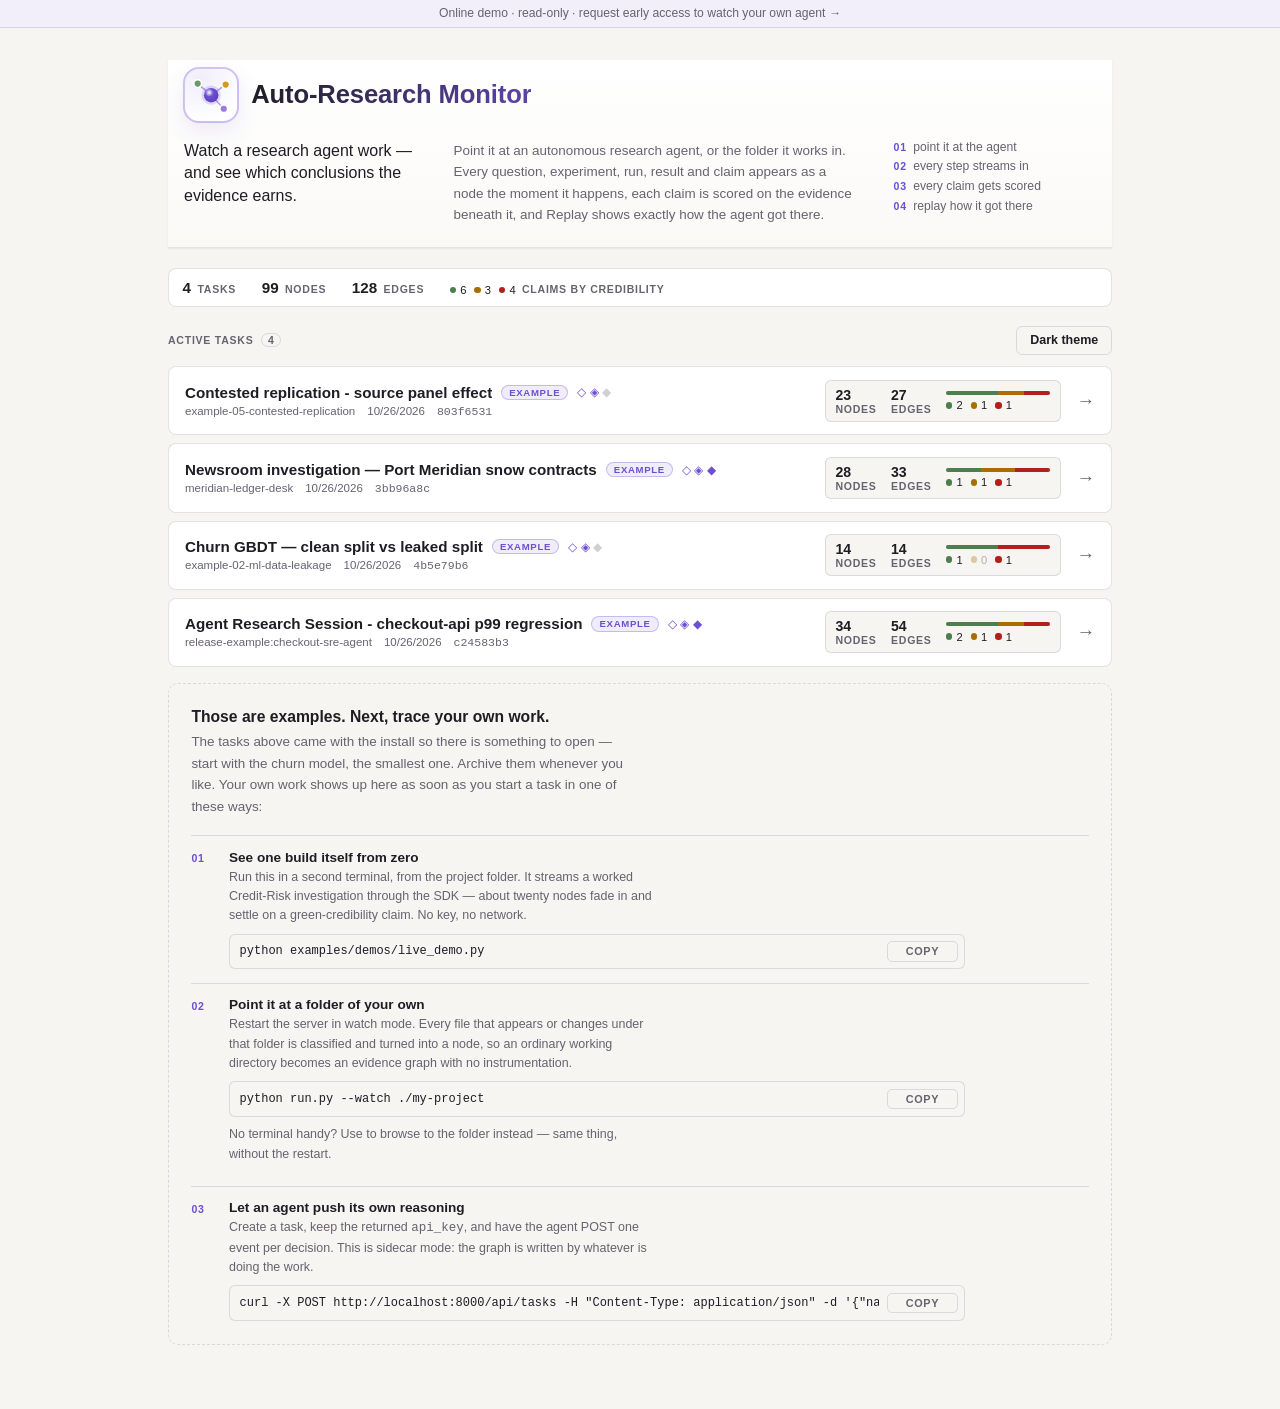
<file: demo/index.html>
<!DOCTYPE html>
<html lang="en">
<head>
    <script src="demo.js"></script>
    <meta charset="UTF-8" />
    <meta name="viewport" content="width=device-width, initial-scale=1.0" />
    <title>Auto-Research Monitor — Tasks</title>
    <!-- Sets data-theme before first paint, so the page never flashes the wrong theme. -->
    <script src="theme.js?v=1"></script>
    <link rel="stylesheet" href="style.css?v=26" />
    <style>
        /* ------------------------------------------------------------------
           Dashboard-only styles. Everything here is scoped to this page so it
           cannot collide with edits to style.css. Colours come from the shared
           CSS variables declared in style.css :root — no new hex values.
           ------------------------------------------------------------------ */

        /* style.css locks the body to a non-scrolling flex column for the graph
           viewer. The dashboard is a normal scrolling document. */
        body {
            display: block;
            height: auto;
            min-height: 100vh;
            overflow-x: hidden;
            overflow-y: auto;
        }

        .dashboard {
            max-width: 62rem;
            margin: 0 auto;
            padding: 2rem 1.5rem 4rem;
        }

        /* --- shared micro-typography -------------------------------------- */
        .micro {
            font-size: 0.66rem;
            font-weight: 600;
            color: var(--text-muted);
            text-transform: uppercase;
            letter-spacing: 0.07em;
        }

        .mono {
            font-family: ui-monospace, SFMono-Regular, 'JetBrains Mono', Menlo, Consolas, monospace;
        }

        /* Author `display:` rules below beat the UA sheet's [hidden]{display:none},
           and this page toggles visibility with the `hidden` property throughout.
           Without this, hiding a flex/grid element would silently do nothing. */
        [hidden] { display: none !important; }

        a:focus-visible,
        button:focus-visible {
            outline: 2px solid var(--accent);
            outline-offset: 2px;
        }

        /* --- hero ---------------------------------------------------------- */
        /* The hero is a <header>, so style.css's top-bar rule makes it a flex row. Left
           alone, that squeezed the title into a narrow first column and broke it over
           three lines. Wrapping gives the brand a row of its own, with the tagline,
           lede and steps as three columns beneath it (stacked on a phone). */
        .hero {
            padding-bottom: 1.3rem;
            margin-bottom: 1.3rem;
            border-bottom: 1px solid var(--border);
            flex-wrap: wrap;
            align-items: flex-start;
            gap: 1.1rem 2.2rem;
        }

        .hero-brand {
            flex-basis: 100%;
            display: flex;
            align-items: center;
            gap: 0.8rem;
        }

        /* The brand mark: the same little evidence graph the landing page uses (a
           conclusion with three findings feeding it), on a softly lit tile. */
        .hero-mark {
            flex: none;
            display: grid;
            place-items: center;
            width: 3.4rem;
            height: 3.4rem;
            border-radius: 15px;
            background:
                radial-gradient(120% 120% at 30% 20%, var(--accent-soft), transparent 70%),
                var(--surface);
            border: 1px solid var(--accent-line);
            box-shadow: var(--glow);
        }

        .hero-mark svg { width: 2.9rem; height: 2.9rem; overflow: visible; }
        .hero-mark .hm-edges { stroke: var(--accent); stroke-width: 1.7; stroke-linecap: round; opacity: 0.5; }
        .hero-mark .hm-node { stroke: var(--surface); stroke-width: 1.6; }
        .hero-mark .hm-halo {
            fill: var(--accent);
            opacity: 0.18;
            transform-box: fill-box;
            transform-origin: center;
            animation: hm-breathe 3.2s ease-in-out infinite;
        }

        @keyframes hm-breathe {
            0%, 100% { transform: scale(1); opacity: 0.18; }
            50% { transform: scale(1.35); opacity: 0.04; }
        }

        .hero h1 {
            font-size: 1.6rem;
            font-weight: 600;
            letter-spacing: -0.005em;
            white-space: nowrap;
        }

        .hero-tagline {
            flex: 1 1 13rem;
            font-size: 1rem;
            line-height: 1.4;
        }

        .hero-lede {
            flex: 2 1 22rem;
            font-size: 0.84rem;
            line-height: 1.6;
            color: var(--text-muted);
            max-width: 58ch;
        }

        .hero-steps {
            flex: 1 1 11rem;
            display: flex;
            flex-direction: column;
            gap: 0.35rem;
        }

        .hero-step {
            display: flex;
            align-items: baseline;
            gap: 0.4rem;
            font-size: 0.76rem;
            color: var(--text-muted);
        }

        .hero-step > .micro { color: var(--accent); }

        /* --- overview strip ------------------------------------------------ */
        .overview {
            display: flex;
            flex-wrap: wrap;
            align-items: baseline;
            gap: 0.5rem 1.6rem;
            padding: 0.6rem 0.85rem;
            margin-bottom: 1.2rem;
            border: 1px dashed var(--border);
            border-radius: 8px;
            transition: border-color 0.2s, background 0.2s;
        }

        .overview[data-state="ready"] {
            border-style: solid;
            background: var(--surface);
        }

        .ov-item { display: flex; align-items: baseline; gap: 0.4rem; }
        .ov-num { font-size: 0.95rem; font-weight: 600; }
        .ov-num.muted { color: var(--text-muted); }

        /* --- section head -------------------------------------------------- */
        .section-head {
            display: flex;
            align-items: center;
            justify-content: space-between;
            flex-wrap: wrap;
            gap: 0.6rem 1rem;
            margin-bottom: 0.7rem;
        }

        .section-head h2 {
            display: flex;
            align-items: center;
            gap: 0.45rem;
            font-size: 0.66rem;
            font-weight: 600;
            color: var(--text-muted);
            text-transform: uppercase;
            letter-spacing: 0.07em;
        }

        .count-pill {
            padding: 0 0.4rem;
            border: 1px solid var(--border);
            border-radius: 99px;
            font-size: 0.66rem;
            color: var(--text-muted);
            letter-spacing: 0;
        }

        .head-btns { display: flex; gap: 0.5rem; flex-shrink: 0; }

        .btn-add {
            flex-shrink: 0;
            padding: 0.42rem 0.8rem;
            border: 1px solid var(--border);
            border-radius: 6px;
            background: transparent;
            color: var(--text);
            cursor: pointer;
            font-size: 0.78rem;
            font-weight: 600;
            transition: background 0.15s, color 0.15s, border-color 0.15s;
        }
        .btn-add:hover { border-color: var(--accent); color: var(--accent); }
        .btn-add[aria-expanded="true"] { border-color: var(--accent); color: var(--accent); background: var(--surface); }
        .btn-add.primary { border-color: var(--accent); color: var(--accent); }
        .btn-add[aria-pressed="true"] { border-color: var(--accent); color: var(--accent); }
        /* A solid var(--accent) fill under var(--text) is ~2.2:1 in the current
           palette (violet accent, cream text) — unreadable. Keep the accent as the
           foreground and use the existing surface as the fill. */
        .btn-add.primary:hover { background: var(--surface2); border-color: var(--accent); color: var(--accent); }

        /* --- task list ----------------------------------------------------- */
        .task-list {
            display: flex;
            flex-direction: column;
            gap: 0.5rem;
        }

        .task-row {
            display: flex;
            align-items: stretch;
            gap: 0.5rem;
        }

        @keyframes row-enter {
            from { opacity: 0; transform: translateX(-8px); }
            to   { opacity: 1; transform: none; }
        }
        .task-row.enter { animation: row-enter 0.35s ease-out both; }

        .task-card {
            display: flex;
            align-items: center;
            flex-wrap: wrap;
            gap: 0.6rem 1rem;
            padding: 0.8rem 1rem;
            background: var(--surface);
            border: 1px solid var(--border);
            border-radius: 8px;
            text-decoration: none;
            color: var(--text);
            transition: border-color 0.15s, background 0.15s;
            flex: 1;
            min-width: 0;
        }

        .task-card:hover {
            border-color: var(--accent);
            background: var(--surface2);
        }

        .tc-main {
            flex: 1 1 15rem;
            min-width: 0;
            display: flex;
            flex-direction: column;
            gap: 0.25rem;
        }

        .tc-top {
            display: flex;
            align-items: center;
            gap: 0.55rem;
            min-width: 0;
        }

        .task-name {
            font-weight: 600;
            font-size: 0.95rem;
            /* A flex item defaults to min-width:auto, so without this the ellipsis
               never fires: a long name just pushes the glyphs out of the card. */
            min-width: 0;
            overflow: hidden;
            text-overflow: ellipsis;
            white-space: nowrap;
        }

        .task-name .lineage-suffix {
            color: var(--text-muted);
            font-weight: 400;
        }

        .task-meta {
            font-size: 0.72rem;
            color: var(--text-muted);
            display: flex;
            flex-wrap: wrap;
            gap: 0.75rem;
        }

        /* Capability glyphs: lit when the artefact actually exists in the graph. */
        /* A bundled example (server/tasks/examples.py). Says so, and nothing else changes. */
        .ex-badge {
            flex-shrink: 0;
            padding: 0.08rem 0.45rem;
            border: 1px solid var(--accent-line, var(--border));
            border-radius: 999px;
            background: var(--accent-soft, transparent);
            color: var(--accent);
            font-size: 0.6rem;
            font-weight: 600;
            letter-spacing: 0.07em;
            text-transform: uppercase;
        }

        .glyphs {
            display: flex;
            gap: 0.22rem;
            flex-shrink: 0;
            font-size: 0.75rem;
            line-height: 1;
        }
        /* --border is a 1px hairline colour (rgba(255,255,255,0.08) in the current
           theme). As *text* it is effectively invisible, so an unlit glyph would
           read as a missing character rather than a dim one. Dim the muted text
           colour instead. */
        .glyph { color: var(--text-muted); opacity: 0.3; transition: color 0.2s, opacity 0.2s; }
        .glyph.on { color: var(--accent); opacity: 1; }

        /* Three-state vocabulary: dashed = not known yet, solid = real data. */
        .tc-stats {
            display: flex;
            align-items: center;
            gap: 0.9rem;
            flex: 0 0 auto;
            padding: 0.35rem 0.6rem;
            border: 1px dashed var(--border);
            border-radius: 6px;
            transition: border-color 0.2s, background 0.2s;
        }
        .tc-stats[data-state="ready"] {
            border-style: solid;
            background: var(--bg);
        }
        .tc-stats[data-state="error"] { border-style: dotted; }

        .stat { display: flex; flex-direction: column; line-height: 1.15; }
        .stat-num { font-size: 0.88rem; font-weight: 600; }
        .stat-num.muted { color: var(--text-muted); }

        .cred { display: flex; flex-direction: column; gap: 0.3rem; min-width: 6.5rem; }

        .cred-bar {
            display: flex;
            height: 4px;
            border-radius: 2px;
            overflow: hidden;
            background: var(--border);
        }
        .cred-bar[data-empty="1"] {
            height: 6px;
            background: transparent;
            border: 1px dashed var(--border);
        }
        .cred-seg { height: 100%; }
        .cred-seg.g { background: var(--green); }
        .cred-seg.y { background: var(--yellow); }
        .cred-seg.r { background: var(--red); }

        .cred-counts { display: flex; gap: 0.5rem; font-size: 0.7rem; }
        .cc { display: flex; align-items: center; gap: 0.25rem; }
        .cc .dot { width: 0.4rem; height: 0.4rem; border-radius: 50%; display: inline-block; }
        .cc.g .dot { background: var(--green); }
        .cc.y .dot { background: var(--yellow); }
        .cc.r .dot { background: var(--red); }
        .cc.zero { opacity: 0.32; }
        .cred-none { font-size: 0.7rem; color: var(--text-muted); }

        .task-arrow {
            color: var(--text-muted);
            font-size: 1.15rem;
            flex-shrink: 0;
            margin-left: auto;
        }

        .btn-kill {
            padding: 0.45rem 0.7rem;
            border: 1px solid var(--border);
            border-radius: 6px;
            background: transparent;
            color: var(--text-muted);
            cursor: pointer;
            font-size: 0.75rem;
            font-weight: 600;
            transition: background 0.15s, color 0.15s, border-color 0.15s;
            white-space: nowrap;
        }

        .btn-kill:hover {
            border-color: var(--red);
            background: var(--red);
            color: var(--text);
        }

        .btn-kill:disabled { opacity: 0.45; cursor: progress; }

        /* --- states: loading / error / empty -------------------------------- */
        .state-block {
            padding: 2rem 1rem;
            color: var(--text-muted);
            font-size: 0.85rem;
            text-align: center;
        }

        .onboard {
            border: 1px dashed var(--border);
            border-radius: 10px;
            padding: 1.5rem 1.4rem 0.6rem;
        }

        /* Below the bundled examples (dashboard.js showNextSteps), not in place of a list. */
        .task-list + .onboard { margin-top: 1rem; }

        .onboard h3 { font-size: 0.98rem; margin-bottom: 0.35rem; }

        .onboard .lede {
            font-size: 0.84rem;
            line-height: 1.6;
            color: var(--text-muted);
            max-width: 58ch;
            margin-bottom: 1.1rem;
        }

        .ob-step {
            display: grid;
            grid-template-columns: 1.6rem 1fr;
            gap: 0.2rem 0.75rem;
            padding: 0.85rem 0;
            border-top: 1px solid var(--border);
        }

        .ob-num { color: var(--accent); padding-top: 0.15rem; }

        .ob-body h4 { font-size: 0.85rem; font-weight: 600; margin-bottom: 0.2rem; }

        .ob-body p {
            font-size: 0.78rem;
            line-height: 1.55;
            color: var(--text-muted);
            margin-bottom: 0.5rem;
            max-width: 62ch;
        }

        .cmd {
            display: flex;
            align-items: center;
            gap: 0.5rem;
            background: var(--bg);
            border: 1px solid var(--border);
            border-radius: 6px;
            padding: 0.4rem 0.4rem 0.4rem 0.6rem;
            max-width: 46rem;
        }

        .cmd code {
            flex: 1;
            min-width: 0;
            font-size: 0.75rem;
            color: var(--text);
            white-space: pre;
            overflow-x: auto;
            font-family: ui-monospace, SFMono-Regular, 'JetBrains Mono', Menlo, Consolas, monospace;
        }

        .cmd-copy {
            flex-shrink: 0;
            min-width: 4.4rem;
            padding: 0.2rem 0.5rem;
            border: 1px solid var(--border);
            border-radius: 5px;
            background: transparent;
            color: var(--text-muted);
            cursor: pointer;
            font-size: 0.68rem;
            font-weight: 600;
            text-transform: uppercase;
            letter-spacing: 0.06em;
            transition: color 0.15s, border-color 0.15s;
        }
        .cmd-copy:hover { color: var(--accent); border-color: var(--accent); }

        .ob-hint {
            font-size: 0.78rem;
            line-height: 1.55;
            color: var(--text-muted);
            padding: 0.85rem 0 1rem;
            border-top: 1px solid var(--border);
        }

        .link-btn {
            background: none;
            border: none;
            padding: 0;
            color: var(--accent);
            font: inherit;
            cursor: pointer;
            text-decoration: underline;
            text-underline-offset: 2px;
        }

        /* --- add-existing-folder panel -------------------------------------- */
        .add-panel {
            display: none;
            margin-bottom: 1.1rem;
            padding: 0.9rem;
            background: var(--surface);
            border: 1px solid var(--border);
            border-radius: 8px;
        }
        .add-panel.open { display: block; }

        .add-hint { font-size: 0.78rem; color: var(--text-muted); margin: 0 0 0.55rem; }

        .archived-list {
            display: flex;
            flex-direction: column;
            gap: 0.3rem;
            max-height: 320px;
            overflow-y: auto;
        }

        .archived-row {
            display: flex;
            align-items: center;
            justify-content: space-between;
            gap: 0.5rem;
            width: 100%;
            text-align: left;
            padding: 0.5rem 0.7rem;
            border: 1px solid var(--border);
            border-radius: 6px;
            background: transparent;
            color: var(--text);
            font: inherit;
            font-size: 0.82rem;
            cursor: pointer;
            transition: border-color 0.12s, background 0.12s;
        }
        .archived-row:hover { border-color: var(--accent); background: var(--surface2); }
        .archived-row:disabled { opacity: 0.45; cursor: progress; }
        .archived-row .ar-meta { color: var(--text-muted); font-size: 0.7rem; }
        .archived-row .ar-badge {
            display: inline-block;
            margin-left: 0.35rem;
            padding: 0 0.3rem;
            border-radius: 4px;
            font-size: 0.62rem;
            color: var(--text-muted);
            border: 1px solid var(--border);
        }
        .archived-row .ar-add { color: var(--green); font-weight: 600; font-size: 0.75rem; flex-shrink: 0; }

        /* --- import-external-project modal (folder browser) ------------------ */
        /* Backdrop colour is deliberately left to style.css's .modal-overlay so the
           dashboard modal matches the viewer's (frosted) one and no new colour
           literal is introduced here. */
        .modal-overlay {
            position: fixed; inset: 0;
            display: none; align-items: center; justify-content: center; z-index: 100;
        }
        .modal-overlay.open { display: flex; }
        .modal-box {
            background: var(--surface); border: 1px solid var(--border); border-radius: 10px;
            width: 90%; max-width: 560px; max-height: 82vh;
            display: flex; flex-direction: column; padding: 1rem;
        }
        .modal-head { display: flex; justify-content: space-between; align-items: center; }
        .modal-head h2 { font-size: 1.05rem; }
        .modal-x { background: none; border: none; color: var(--text-muted); font-size: 1.4rem; cursor: pointer; line-height: 1; }
        .modal-sub { color: var(--text-muted); font-size: 0.78rem; margin: 0.3rem 0 0.6rem; line-height: 1.5; }
        .fs-path {
            font-size: 0.78rem; color: var(--text); background: var(--bg);
            border: 1px solid var(--border); border-radius: 6px; padding: 0.4rem 0.6rem;
            word-break: break-all; margin-bottom: 0.5rem;
        }
        .fs-list {
            flex: 1; overflow-y: auto; min-height: 180px; max-height: 44vh;
            display: flex; flex-direction: column; gap: 0.12rem;
        }
        .fs-row {
            display: flex; align-items: center; gap: 0.55rem; width: 100%; text-align: left;
            padding: 0.4rem 0.6rem; border: none; border-radius: 6px; cursor: pointer;
            background: transparent; color: var(--text); font: inherit; font-size: 0.82rem;
        }
        .fs-row:hover { background: var(--surface2); }
        .fs-row .ic { color: var(--text-muted); width: 1.1em; text-align: center; flex-shrink: 0; }
        .fs-row .nm { min-width: 0; overflow: hidden; text-overflow: ellipsis; white-space: nowrap; }
        .fs-note { color: var(--text-muted); font-size: 0.78rem; padding: 0.4rem; }
        .modal-foot { display: flex; gap: 0.5rem; margin-top: 0.7rem; }
        .modal-foot input {
            flex: 1; padding: 0.45rem 0.6rem; border: 1px solid var(--border);
            border-radius: 6px; background: var(--bg); color: var(--text); font-size: 0.85rem; outline: none;
        }
        .modal-foot input:focus { border-color: var(--accent); }
        /* var(--text) on a var(--green) fill is ~2.6:1. The dark page background is
           the only high-contrast foreground available for a filled button. */
        .btn-watch {
            padding: 0.45rem 0.95rem; border: 1px solid var(--green); border-radius: 6px;
            background: var(--green); color: var(--bg); cursor: pointer; font-size: 0.8rem; font-weight: 600;
        }
        .btn-watch:disabled { opacity: 0.4; cursor: not-allowed; }

        /* Scrollbars appear on hover only — keeps the resting page calm. */
        .archived-list::-webkit-scrollbar,
        .fs-list::-webkit-scrollbar { width: 8px; }
        .archived-list::-webkit-scrollbar-thumb,
        .fs-list::-webkit-scrollbar-thumb { background: transparent; border-radius: 4px; }
        .archived-list:hover::-webkit-scrollbar-thumb,
        .fs-list:hover::-webkit-scrollbar-thumb { background: var(--border); }

        @media (max-width: 640px) {
            .dashboard { padding: 1.25rem 1rem 3rem; }
            .hero h1 { font-size: 1.3rem; white-space: normal; }
            .tc-stats { flex: 1 1 100%; }
            .task-arrow { display: none; }
        }

        @media (prefers-reduced-motion: reduce) {
            .task-row.enter,
            .hero-mark .hm-halo { animation: none; }
            * { transition-duration: 0.01ms !important; }
        }
    </style>
    <link rel="stylesheet" href="demo.css" />
</head>
<body>
    <div class="dashboard">

        <!-- ---------------------------------------------------------------
             Hero — what this is, in one line, above everything else.
             --------------------------------------------------------------- -->
        <header class="hero">
            <div class="hero-brand">
                <span class="hero-mark" aria-hidden="true">
                    <svg viewBox="0 0 48 48" focusable="false">
                        <defs>
                            <radialGradient id="hm-core" cx="36%" cy="32%" r="75%">
                                <stop offset="0" stop-color="#ffffff" stop-opacity="0.9"/>
                                <stop offset="0.38" style="stop-color: var(--accent)"/>
                                <stop offset="1" style="stop-color: var(--accent-strong)"/>
                            </radialGradient>
                        </defs>
                        <g class="hm-edges">
                            <line x1="24" y1="24" x2="10" y2="12"/>
                            <line x1="24" y1="24" x2="39" y2="13"/>
                            <line x1="24" y1="24" x2="37" y2="38"/>
                        </g>
                        <circle class="hm-halo" cx="24" cy="24" r="10"/>
                        <circle cx="24" cy="24" r="7.5" fill="url(#hm-core)"/>
                        <circle class="hm-node" cx="10" cy="12" r="4" fill="#689D6A"/>
                        <circle class="hm-node" cx="39" cy="13" r="4" fill="#D79921"/>
                        <circle class="hm-node" cx="37" cy="38" r="4" fill="#9D7CD8"/>
                    </svg>
                </span>
                <h1>Auto-Research Monitor</h1>
            </div>
            <p class="hero-tagline">Watch a research agent work — and see which conclusions the evidence earns.</p>
            <p class="hero-lede">
                Point it at an autonomous research agent, or the folder it works in. Every
                question, experiment, run, result and claim appears as a node the moment it
                happens, each claim is scored on the evidence beneath it, and Replay shows
                exactly how the agent got there.
            </p>
            <div class="hero-steps">
                <span class="hero-step"><span class="micro">01</span> point it at the agent</span>
                <span class="hero-step"><span class="micro">02</span> every step streams in</span>
                <span class="hero-step"><span class="micro">03</span> every claim gets scored</span>
                <span class="hero-step"><span class="micro">04</span> replay how it got there</span>
            </div>
        </header>

        <!-- Aggregate across every active task. Dashed until real numbers land. -->
        <div class="overview" id="overview" data-state="pending" hidden>
            <span class="ov-item"><span class="ov-num" id="ov-tasks">—</span><span class="micro">tasks</span></span>
            <span class="ov-item"><span class="ov-num" id="ov-nodes">—</span><span class="micro">nodes</span></span>
            <span class="ov-item"><span class="ov-num" id="ov-edges">—</span><span class="micro">edges</span></span>
            <span class="ov-item" id="ov-cred-wrap">
                <span class="cred-counts">
                    <span class="cc g"><span class="dot"></span><span id="ov-green">—</span></span>
                    <span class="cc y"><span class="dot"></span><span id="ov-yellow">—</span></span>
                    <span class="cc r"><span class="dot"></span><span id="ov-red">—</span></span>
                </span>
                <span class="micro">claims by credibility</span>
            </span>
        </div>

        <!-- ---------------------------------------------------------------
             Task list
             --------------------------------------------------------------- -->
        <section aria-labelledby="tasks-heading">
            <div class="section-head">
                <h2 id="tasks-heading">
                    Active tasks
                    <span class="count-pill" id="task-count" hidden>0</span>
                </h2>
                <div class="head-btns">
                    <button class="btn-add" type="button" data-theme-toggle aria-pressed="false"
                            title="Switch to the dark theme">
                        Dark theme
                    </button>
                    <button class="btn-add" id="btn-add-task" type="button" aria-expanded="false"
                            aria-controls="add-panel"
                            title="Bring an archived or previously recorded task folder back onto the dashboard">
                        + Add task
                    </button>
                    <button class="btn-add primary" id="btn-import" type="button"
                            title="Pick a folder on this machine and watch it live — the graph builds as files appear or change">
                        Import external project
                    </button>
                </div>
            </div>

            <div class="add-panel" id="add-panel">
                <p class="add-hint">Click a hidden task folder to add it back to the dashboard:</p>
                <div class="archived-list" id="archived-list"></div>
            </div>

            <!-- Loading -->
            <div class="state-block" id="state-loading">Loading tasks…</div>

            <!-- Request failed -->
            <div class="state-block" id="state-error" hidden>
                Could not reach the server. Is <code class="mono">python run.py</code> still running?
                Retrying automatically…
            </div>

            <!-- Fresh install: the actual first command to run -->
            <div class="onboard" id="state-empty" hidden>
                <!-- Two versions of the heading: an empty install, or one whose only tasks
                     are the bundled examples (dashboard.js picks; the steps are the same). -->
                <h3 id="ob-title-empty">Nothing is being traced yet.</h3>
                <p class="lede" id="ob-lede-empty">
                    The server is up — this page is proof of that. What is missing is a task:
                    a piece of work for the graph to follow. Pick whichever of these matches
                    what you have; each one makes a task appear here within a second or two.
                </p>
                <h3 id="ob-title-examples" hidden>Those are examples. Next, trace your own work.</h3>
                <p class="lede" id="ob-lede-examples" hidden>
                    The tasks above came with the install so there is something to open — start
                    with the churn model, the smallest one. Archive them whenever you like. Your
                    own work shows up here as soon as you start a task in one of these ways:
                </p>

                <div class="ob-step">
                    <span class="ob-num micro">01</span>
                    <div class="ob-body">
                        <h4>See one build itself from zero</h4>
                        <p>
                            Run this in a second terminal, from the project folder. It streams a
                            worked Credit-Risk investigation through the SDK — about twenty nodes
                            fade in and settle on a green-credibility claim. No key, no network.
                        </p>
                        <div class="cmd">
                            <code>python examples/demos/live_demo.py</code>
                            <button class="cmd-copy" type="button" data-copy="python examples/demos/live_demo.py">Copy</button>
                        </div>
                    </div>
                </div>

                <div class="ob-step">
                    <span class="ob-num micro">02</span>
                    <div class="ob-body">
                        <h4>Point it at a folder of your own</h4>
                        <p>
                            Restart the server in watch mode. Every file that appears or changes
                            under that folder is classified and turned into a node, so an ordinary
                            working directory becomes an evidence graph with no instrumentation.
                        </p>
                        <div class="cmd">
                            <code>python run.py --watch ./my-project</code>
                            <button class="cmd-copy" type="button" data-copy="python run.py --watch ./my-project">Copy</button>
                        </div>
                        <p style="margin-top: 0.55rem;">
                            No terminal handy? Use
                            <button class="link-btn" type="button" id="ob-import">Import external project</button>
                            to browse to the folder instead — same thing, without the restart.
                        </p>
                    </div>
                </div>

                <div class="ob-step">
                    <span class="ob-num micro">03</span>
                    <div class="ob-body">
                        <h4>Let an agent push its own reasoning</h4>
                        <p>
                            Create a task, keep the returned <code class="mono">api_key</code>, and
                            have the agent POST one event per decision. This is sidecar mode: the
                            graph is written by whatever is doing the work.
                        </p>
                        <div class="cmd">
                            <code>curl -X POST http://localhost:8000/api/tasks -H "Content-Type: application/json" -d '{"name":"my task"}'</code>
                            <button class="cmd-copy" type="button">Copy</button>
                        </div>
                    </div>
                </div>

                <p class="ob-hint" id="ob-hidden-hint" hidden>
                    There <span id="ob-hidden-verb">are</span>
                    <strong><span id="ob-hidden-count">0</span></strong>
                    hidden task <span id="ob-hidden-noun">folders</span> on disk from earlier runs —
                    <button class="link-btn" type="button" id="ob-restore">bring one back</button>.
                </p>
            </div>

            <!-- aria-relevant="additions" (not the default "additions text"): the
                 rows re-time themselves and their node counts climb during a live
                 run, and announcing every one of those text changes would make the
                 page unusable with a screen reader. A task appearing is worth saying. -->
            <div class="task-list" id="task-list" aria-live="polite"
                 aria-relevant="additions" aria-busy="true"></div>
        </section>
    </div>

    <!-- Import external project (server-side folder browser → live watch) -->
    <div class="modal-overlay" id="import-modal">
        <div class="modal-box" role="dialog" aria-modal="true" aria-labelledby="import-title">
            <div class="modal-head">
                <h2 id="import-title">Import external project</h2>
                <button class="modal-x" type="button" id="btn-import-close" aria-label="Close">&times;</button>
            </div>
            <p class="modal-sub">
                Browse to a folder on this machine and watch it live — the graph builds as
                files appear or change. The folder is only read, never written to.
            </p>
            <div class="fs-path mono" id="fs-path">—</div>
            <div class="fs-list" id="fs-list"></div>
            <div class="modal-foot">
                <input type="text" id="watch-name" placeholder="task name (optional)" aria-label="Task name (optional)" />
                <button class="btn-watch" type="button" id="btn-watch">Watch this folder</button>
            </div>
        </div>
    </div>

    <script src="dashboard.js?v=2"></script>
</body>
</html>
</file>
<file: demo/style.css>
/* Auto-Research Monitor - Layout & Styles */

* {
    margin: 0;
    padding: 0;
    box-sizing: border-box;
}

:root {
    --bg: #0a0a0c;
    --surface: #282828;
    --surface2: #3C3836;
    --text: #EBDBB2;
    --text-muted: #A89984;
    --accent: #458588;
    --green: #689D6A;
    --yellow: #D79921;
    --red: #CC241D;
    --border: #504945;
}

/* The HTML `hidden` attribute hides via the UA stylesheet's `display: none`, which ANY
   author `display` rule silently beats. Several panels below are `display: flex` and
   carry `hidden` — without this they were permanently visible (the empty red error
   banner floating under the graph was exactly this). Global, so it cannot recur. */
[hidden] {
    display: none !important;
}

body {
    font-family: 'Inter', -apple-system, BlinkMacSystemFont, 'Segoe UI', sans-serif;
    background: var(--bg);
    color: var(--text);
    height: 100vh;
    display: flex;
    flex-direction: column;
    overflow: hidden;
}

/* Header */
header {
    display: flex;
    align-items: center;
    gap: 0.6rem;
    padding: 0.5rem 1rem;
    background: var(--surface);
    border-bottom: 1px solid var(--border);
    flex-shrink: 0;
}

header h1 {
    font-size: 1rem;
    font-weight: 600;
    letter-spacing: 0.02em;
}

header .btn-dashboard {
    font-size: 0.8rem;
    color: var(--text-muted);
    text-decoration: none;
    padding: 0.3rem 0.6rem;
    border: 1px solid var(--border);
    border-radius: 6px;
    transition: color 0.15s, border-color 0.15s;
}

header .btn-dashboard:hover {
    color: var(--text);
    border-color: var(--accent);
}

header .controls {
    display: flex;
    gap: 0.5rem;
    align-items: center;
    margin-left: auto;
}

header button {
    padding: 0.35rem 0.75rem;
    border: 1px solid var(--border);
    border-radius: 6px;
    background: var(--surface2);
    color: var(--text);
    cursor: pointer;
    font-size: 0.8rem;
    transition: background 0.15s;
}

header button:hover {
    background: var(--accent);
    border-color: var(--accent);
}

header button.active {
    background: var(--accent);
    border-color: var(--accent);
}

/* Sidebar buttons (Conclusion / Summarize) */
.conclusion-actions {
    display: flex;
    flex-direction: column;
    gap: 0.4rem;
}
.sidebar-btn {
    padding: 0.4rem 0.6rem;
    border: 1px solid var(--border);
    border-radius: 6px;
    background: var(--surface2);
    color: var(--text);
    cursor: pointer;
    font-size: 0.8rem;
    text-align: left;
    transition: background 0.15s, border-color 0.15s;
}
.sidebar-btn:hover {
    background: var(--accent);
    border-color: var(--accent);
}
.sidebar-btn.primary {
    background: #6C4FA6;
    border-color: #9D7CD8;
    font-weight: 600;
}
.sidebar-btn.primary:hover {
    background: #9D7CD8;
    border-color: #9D7CD8;
}
.conclusion-hint {
    color: var(--text-muted);
    font-size: 0.75rem;
    margin-top: 0.4rem;
}

/* Header token/cost usage readout (next to Dashboard) */
.usage-readout {
    margin-left: 0.5rem;
    padding: 0.3rem 0.6rem;
    border: 1px solid var(--border);
    border-radius: 6px;
    background: var(--surface2);
    color: var(--text-muted);
    cursor: pointer;
    font-size: 0.75rem;
    font-variant-numeric: tabular-nums;
    white-space: nowrap;
    transition: background 0.15s, border-color 0.15s, color 0.15s;
}
.usage-readout:hover { background: var(--accent); border-color: var(--accent); color: var(--text); }

/* API & Reasoning config modal + form */
.cfg-row { margin-bottom: 0.75rem; }
.cfg-label { display: block; font-size: 0.78rem; color: var(--text-muted); margin-bottom: 0.3rem; }
.cfg-muted { color: var(--text-muted); font-weight: 400; }
.cfg-radios { display: flex; gap: 1rem; flex-wrap: wrap; font-size: 0.82rem; }
.cfg-radios label { display: inline-flex; align-items: center; gap: 0.3rem; cursor: pointer; }
.cfg-input {
    width: 100%;
    padding: 0.4rem 0.5rem;
    border: 1px solid var(--border);
    border-radius: 5px;
    background: var(--surface);
    color: var(--text);
    font-size: 0.82rem;
    box-sizing: border-box;
}
.cfg-input:focus { outline: none; border-color: var(--accent); }
#config-modal .sidebar-btn { width: 100%; text-align: center; }
.cfg-usage {
    margin-top: 0.6rem;
    color: var(--text-muted);
    font-size: 0.76rem;
    font-variant-numeric: tabular-nums;
}
.cfg-hr { border: none; border-top: 1px solid var(--border); margin: 0.9rem 0; }
.cfg-actions { display: flex; gap: 0.5rem; }
.cfg-actions .sidebar-btn { flex: 1; }
.cfg-note { margin-top: 0.6rem; font-size: 0.76rem; color: var(--accent); min-height: 1em; }
.cfg-linkbtn {
    margin-top: 0.3rem;
    background: none;
    border: none;
    color: var(--text-muted);
    font-size: 0.72rem;
    cursor: pointer;
    padding: 0;
    text-decoration: underline;
}
.cfg-linkbtn:hover { color: var(--accent); }
#cfg-base-hint { display: block; margin-top: 0.25rem; font-size: 0.7rem; }

/* Main layout */
.main-layout {
    display: flex;
    flex: 1;
    overflow: hidden;
}

/* Sidebar */
.sidebar {
    width: 320px;
    min-width: 320px;
    background: var(--surface);
    border-right: 1px solid var(--border);
    display: flex;
    flex-direction: column;
    overflow-y: auto;
}

/* Right panel — live activity log */
.right-panel {
    width: 300px;
    min-width: 300px;
    background: var(--surface);
    border-left: 1px solid var(--border);
    display: flex;
    flex-direction: column;
    overflow: hidden;
}
.right-panel-head {
    display: flex;
    align-items: center;
    justify-content: space-between;
    padding: 0.6rem 1rem;
    border-bottom: 1px solid var(--border);
}
.right-panel-head h2 {
    font-size: 0.75rem;
    text-transform: uppercase;
    letter-spacing: 0.08em;
    color: var(--text-muted);
}
.right-panel-head button {
    background: none;
    border: 1px solid var(--border);
    color: var(--text-muted);
    border-radius: 5px;
    font-size: 0.7rem;
    padding: 0.15rem 0.45rem;
    cursor: pointer;
}
.right-panel-head button:hover { border-color: var(--accent); color: var(--text); }
.activity-log {
    flex: 1;
    overflow-y: auto;
    padding: 0.4rem 0.5rem;
    font-size: 0.74rem;
    line-height: 1.35;
    font-variant-numeric: tabular-nums;
}
.activity-empty { color: var(--text-muted); padding: 0.5rem; font-style: italic; }
.activity-item {
    display: flex;
    gap: 0.45rem;
    padding: 0.22rem 0.35rem;
    border-radius: 5px;
    align-items: baseline;
    animation: act-in 0.35s ease-out;
}
.activity-item:hover { background: var(--surface2); }
.activity-dot {
    width: 7px; height: 7px; border-radius: 50%;
    flex-shrink: 0; margin-top: 0.32em;
}
.activity-time { color: var(--text-muted); font-size: 0.66rem; flex-shrink: 0; }
.activity-msg { color: var(--text); word-break: break-word; }
.activity-msg b { color: var(--text); font-weight: 600; }
.activity-item.act-edge .activity-msg,
.activity-item.act-system .activity-msg { color: var(--text-muted); }
@keyframes act-in { from { opacity: 0; transform: translateY(-4px); } to { opacity: 1; transform: none; } }
.activity-detail {
    display: block;
    color: var(--text-muted);
    font-size: 0.68rem;
    margin-top: 1px;
    line-height: 1.3;
}
.activity-item.act-clickable { cursor: pointer; }
.activity-item.act-clickable:hover { background: var(--surface2); }

/* Bottom file panel inside the right panel */
.file-panel {
    border-top: 1px solid var(--border);
    display: flex;
    flex-direction: column;
    max-height: 42%;
    flex-shrink: 0;
    background: var(--surface);
}
.file-panel-head {
    display: flex;
    align-items: center;
    justify-content: space-between;
    gap: 0.5rem;
    padding: 0.45rem 0.7rem;
    border-bottom: 1px solid var(--border);
}
.file-panel-head #file-panel-title {
    font-size: 0.72rem;
    color: var(--text);
    font-weight: 600;
    overflow: hidden;
    text-overflow: ellipsis;
    white-space: nowrap;
}
.file-panel-head button {
    flex-shrink: 0;
    background: var(--surface2);
    border: 1px solid var(--border);
    color: var(--text);
    border-radius: 5px;
    font-size: 0.68rem;
    padding: 0.2rem 0.5rem;
    cursor: pointer;
}
.file-panel-head button:hover:not(:disabled) { background: var(--accent); border-color: var(--accent); }
.file-panel-head button:disabled { opacity: 0.4; cursor: default; }
.file-panel-body {
    overflow: auto;
    padding: 0.5rem 0.7rem;
    font-size: 0.7rem;
}
.file-empty { color: var(--text-muted); font-style: italic; }
.file-meta { color: var(--text-muted); font-size: 0.66rem; margin-bottom: 0.4rem; }
.file-content {
    white-space: pre-wrap;
    word-break: break-word;
    font-family: ui-monospace, "Cascadia Code", Consolas, monospace;
    font-size: 0.68rem;
    line-height: 1.4;
    color: var(--text);
    margin: 0;
}

.sidebar section {
    padding: 0.75rem 1rem;
    border-bottom: 1px solid var(--border);
}

.sidebar h2 {
    font-size: 0.75rem;
    text-transform: uppercase;
    letter-spacing: 0.08em;
    color: var(--text-muted);
    margin-bottom: 0.5rem;
}

/* Search */
.search-box {
    display: flex;
    gap: 0.4rem;
}

.search-box input {
    flex: 1;
    padding: 0.4rem 0.6rem;
    border: 1px solid var(--border);
    border-radius: 6px;
    background: var(--bg);
    color: var(--text);
    font-size: 0.85rem;
    outline: none;
}

.search-box input:focus {
    border-color: var(--accent);
}

.search-box button {
    padding: 0.4rem 0.6rem;
    border: 1px solid var(--border);
    border-radius: 6px;
    background: var(--surface2);
    color: var(--text);
    cursor: pointer;
    font-size: 0.85rem;
}

/* Search results */
.search-results {
    max-height: 200px;
    overflow-y: auto;
}

.search-result-item {
    padding: 0.4rem 0.5rem;
    border-radius: 4px;
    cursor: pointer;
    font-size: 0.8rem;
    display: flex;
    align-items: center;
    gap: 0.5rem;
    margin-bottom: 2px;
}

.search-result-item:hover {
    background: var(--surface2);
}

.search-result-item .type-badge {
    font-size: 0.65rem;
    padding: 0.1rem 0.35rem;
    border-radius: 3px;
    font-weight: 600;
    text-transform: uppercase;
    flex-shrink: 0;
}

/* Detail panel */
.detail-panel {
    font-size: 0.8rem;
}

.detail-panel .field {
    margin-bottom: 0.4rem;
}

.detail-panel .field-label {
    color: var(--text-muted);
    font-size: 0.7rem;
    text-transform: uppercase;
    letter-spacing: 0.05em;
}

.detail-panel .field-value {
    margin-top: 0.15rem;
    word-break: break-word;
}

.detail-panel .score-bar {
    height: 6px;
    border-radius: 3px;
    background: var(--surface2);
    margin-top: 0.3rem;
    overflow: hidden;
}

.detail-panel .score-fill {
    height: 100%;
    border-radius: 3px;
    transition: width 0.3s;
}

/* Credibility help (collapsible explanation) */
.cred-help {
    margin-top: 0.65rem;
    font-size: 0.72rem;
    color: var(--text-muted);
}
.cred-help summary {
    cursor: pointer;
    color: var(--accent);
    font-size: 0.72rem;
    user-select: none;
    padding: 0.15rem 0;
}
.cred-help summary:hover {
    color: var(--text);
}
.cred-help p {
    margin: 0.45rem 0;
    line-height: 1.45;
}
.cred-help ul {
    list-style: none;
    padding: 0;
    margin: 0.35rem 0;
    display: flex;
    flex-direction: column;
    gap: 0.3rem;
}
.cred-help li {
    line-height: 1.35;
}
.cred-help .w {
    display: inline-block;
    min-width: 2.4em;
    margin-right: 0.15rem;
    color: var(--text);
    font-weight: 600;
    font-variant-numeric: tabular-nums;
}
.cred-help b {
    color: var(--text);
    font-weight: 600;
}
.cred-help .cred-note {
    opacity: 0.92;
}

/* Legend */
.legend {
    display: grid;
    grid-template-columns: 1fr 1fr;
    gap: 0.3rem;
}

.legend-item {
    display: flex;
    align-items: center;
    gap: 0.35rem;
    font-size: 0.75rem;
    padding: 0.2rem 0.35rem;
    border-radius: 4px;
    transition: background 0.15s, box-shadow 0.15s;
}

.legend-item.active {
    background: var(--surface2);
    box-shadow: inset 0 0 0 1.5px var(--accent);
}

/* F1: Legend filtering */
.legend-item {
    cursor: pointer;
    user-select: none;
}

.legend-item.filtered-out {
    opacity: 0.35;
    text-decoration: line-through;
}

/* F2: Edge legend swatches */
.edge-swatch {
    width: 20px;
    height: 0;
    border-top: 3px solid currentColor;
    flex-shrink: 0;
}

.edge-swatch.line-dashed {
    border-top-style: dashed;
}

.edge-swatch.line-dotted {
    border-top-style: dotted;
}

.legend-swatch {
    width: 12px;
    height: 12px;
    border-radius: 2px;
    flex-shrink: 0;
}

/* Graph canvas */
/* Graph area: use a wrapper pattern so Cytoscape canvas
   doesn't prevent the flex item from shrinking on resize */
.graph-area {
    flex: 1;
    position: relative;
    overflow: hidden;
    background: var(--bg);
}

#cy {
    position: absolute;
    inset: 0;
    background: transparent;
    z-index: 1;
}

/* Organic mode: near-black cosmic background canvas (vignette + dust ring) */
.bgfx-canvas {
    position: absolute;
    inset: 0;
    z-index: 0;
    pointer-events: none;
}

/* Organic mode: additive bloom overlay drawn above the graph */
.glow-canvas {
    position: absolute;
    inset: 0;
    z-index: 2;
    pointer-events: none;
}

/* F3: Hover tooltips */
.graph-tooltip {
    position: fixed;
    display: none;
    background: var(--surface2);
    border: 1px solid var(--border);
    border-radius: 6px;
    padding: 0.5rem 0.65rem;
    z-index: 200;
    pointer-events: none;
    max-width: 250px;
    font-size: 0.78rem;
    color: var(--text);
    line-height: 1.4;
    box-shadow: 0 4px 12px rgba(0,0,0,0.4);
}

.graph-tooltip .tt-label {
    font-weight: 600;
    margin-bottom: 0.2rem;
}

.graph-tooltip .tt-type {
    font-size: 0.68rem;
    text-transform: uppercase;
    color: var(--text-muted);
    margin-bottom: 0.25rem;
}

.graph-tooltip .tt-desc {
    font-size: 0.72rem;
    color: var(--text-muted);
    margin-bottom: 0.2rem;
}

.graph-tooltip .tt-score {
    font-size: 0.72rem;
}

/* F5: Minimap */
#minimap {
    position: absolute;
    bottom: 12px;
    right: 12px;
    z-index: 20;
    opacity: 0.85;
    border-radius: 6px;
    cursor: pointer;
    background: var(--surface);
    border: 1px solid var(--border);
}

/* F6: Swimlane canvas */
.swimlane-canvas {
    position: absolute;
    inset: 0;
    z-index: 0;
    pointer-events: none;
}

/* F11: Path status */
.path-status {
    position: absolute;
    top: 12px;
    right: 12px;
    z-index: 20;
    background: var(--surface2);
    border: 1px solid var(--border);
    border-radius: 6px;
    padding: 0.4rem 0.7rem;
    font-size: 0.75rem;
    color: var(--text-muted);
    display: none;
}

/* F12: Sparkline containers */
.sparkline-container {
    margin-top: 0.3rem;
    display: flex;
    flex-wrap: wrap;
    gap: 0.5rem;
}

.sparkline-bar {
    display: flex;
    flex-direction: column;
    align-items: center;
    gap: 0.15rem;
}

.sparkline-bar .bar-label {
    font-size: 0.6rem;
    color: var(--text-muted);
}

.sparkline-bar .bar-value {
    font-size: 0.65rem;
    font-weight: 600;
}

/* Footer */
footer {
    display: flex;
    align-items: center;
    justify-content: space-between;
    padding: 0.35rem 1rem;
    background: var(--surface);
    border-top: 1px solid var(--border);
    font-size: 0.75rem;
    color: var(--text-muted);
    flex-shrink: 0;
}

footer .stat {
    display: flex;
    gap: 1rem;
}

footer .stat span {
    display: flex;
    align-items: center;
    gap: 0.25rem;
}

/* Audit modal */
.modal-overlay {
    position: fixed;
    inset: 0;
    background: rgba(0, 0, 0, 0.7);
    display: none;
    align-items: center;
    justify-content: center;
    z-index: 100;
}

.modal-overlay.visible {
    display: flex;
}

.modal {
    background: var(--surface);
    border: 1px solid var(--border);
    border-radius: 12px;
    width: 90%;
    max-width: 700px;
    max-height: 80vh;
    display: flex;
    flex-direction: column;
}

.modal-header {
    padding: 0.75rem 1rem;
    border-bottom: 1px solid var(--border);
    display: flex;
    justify-content: space-between;
    align-items: center;
}

.modal-header h2 {
    font-size: 1rem;
}

.modal-close {
    background: none;
    border: none;
    color: var(--text-muted);
    font-size: 1.2rem;
    cursor: pointer;
}

.modal-body {
    padding: 1rem;
    overflow-y: auto;
    font-size: 0.85rem;
    line-height: 1.6;
}

.modal-body h3 {
    margin-top: 1rem;
    margin-bottom: 0.3rem;
}

.modal-body ul {
    padding-left: 1.2rem;
}

/* Settings dropdown */
.settings-wrapper {
    position: relative;
    display: inline-block;
}

.settings-dropdown {
    display: none;
    position: absolute;
    top: 100%;
    right: 0;
    margin-top: 0.4rem;
    background: var(--surface2);
    border: 1px solid var(--border);
    border-radius: 8px;
    padding: 0.6rem 0.8rem;
    z-index: 50;
    min-width: 160px;
}

.settings-dropdown.open {
    display: block;
}

.settings-label {
    display: block;
    font-size: 0.7rem;
    font-weight: 600;
    text-transform: uppercase;
    letter-spacing: 0.05em;
    color: var(--text-muted);
    margin-bottom: 0.4rem;
}

.settings-option {
    display: flex;
    align-items: center;
    gap: 0.4rem;
    padding: 0.3rem 0.4rem;
    border-radius: 4px;
    cursor: pointer;
    font-size: 0.8rem;
    color: var(--text);
}

.settings-option:hover {
    background: var(--surface);
}

/* Scrollbar styling */
::-webkit-scrollbar {
    width: 8px;
    height: 8px;
}
::-webkit-scrollbar-track {
    background: transparent;
}
::-webkit-scrollbar-thumb {
    background: rgba(167, 139, 250, 0.22);
    border-radius: 6px;
    border: 2px solid transparent;
    background-clip: padding-box;
}
::-webkit-scrollbar-thumb:hover {
    background: rgba(167, 139, 250, 0.42);
    background-clip: padding-box;
}

/* ============================================================================
   Obsidian-style visual refinement.
   Chrome only — node/edge colors, layout, widths and behavior are unchanged.
   This block is appended so its rules layer over the base styles above.
   ========================================================================== */

:root {
    --bg: #0a0a0e;
    --surface: #16151c;
    --surface2: #201f29;
    --text: #ece7db;
    --text-muted: #9b958a;
    --border: rgba(255, 255, 255, 0.08);
    --accent: #a78bfa;                              /* refined Obsidian violet  */
    --accent-strong: #8b6ff0;
    --accent-soft: rgba(167, 139, 250, 0.14);
    --accent-line: rgba(167, 139, 250, 0.34);
    --hair: rgba(255, 255, 255, 0.06);
    --elev-1: 0 1px 2px rgba(0, 0, 0, 0.45);
    --elev-2: 0 18px 50px rgba(0, 0, 0, 0.55);
    --glow: 0 0 0 1px var(--accent-line), 0 8px 26px rgba(124, 92, 255, 0.18);
}

body {
    -webkit-font-smoothing: antialiased;
    text-rendering: optimizeLegibility;
}

/* Header: subtle vertical gradient + hairline + a gradient wordmark */
header {
    background: linear-gradient(180deg, #1b1a22 0%, #131219 100%);
    border-bottom: 1px solid var(--hair);
    box-shadow: var(--elev-1);
    backdrop-filter: blur(6px);
}
header h1 {
    background: linear-gradient(92deg, var(--text) 0%, var(--accent) 130%);
    -webkit-background-clip: text;
    background-clip: text;
    -webkit-text-fill-color: transparent;
    font-weight: 700;
    letter-spacing: 0.01em;
}

/* Buttons: faint glassy fill, elegant lift + glow on hover (no flat accent fill) */
header button,
.usage-readout,
.sidebar-btn,
.search-box button {
    background: linear-gradient(180deg, rgba(255, 255, 255, 0.045), rgba(255, 255, 255, 0.012));
    border: 1px solid var(--hair);
    transition: background 0.18s ease, border-color 0.18s ease, box-shadow 0.18s ease,
                transform 0.18s ease, color 0.18s ease;
}
header button:hover,
.usage-readout:hover,
.sidebar-btn:hover,
.search-box button:hover,
.btn-dashboard:hover {
    background: var(--accent-soft);
    border-color: var(--accent-line);
    color: var(--text);
    box-shadow: var(--glow);
    transform: translateY(-1px);
}
header button.active,
.usage-readout.active {
    background: linear-gradient(180deg, var(--accent), var(--accent-strong));
    border-color: var(--accent);
    color: #14111f;
    font-weight: 600;
    box-shadow: var(--glow);
}

/* Primary action (Summarize / Generate / Deepen): violet gradient + soft glow */
.sidebar-btn.primary {
    background: linear-gradient(180deg, #8d6ff2, #6c4fb6);
    border-color: var(--accent);
    color: #f3efff;
    box-shadow: 0 6px 18px rgba(124, 79, 182, 0.35);
}
.sidebar-btn.primary:hover {
    background: linear-gradient(180deg, #9d82ff, #7a5bcc);
    border-color: var(--accent);
    transform: translateY(-1px);
    box-shadow: 0 8px 24px rgba(124, 79, 182, 0.5);
}

/* Side panels: gentle gradient + hairline separators */
.sidebar {
    background: linear-gradient(180deg, #15141b, #121118);
    border-right: 1px solid var(--hair);
}
.right-panel {
    background: linear-gradient(180deg, #15141b, #121118);
    border-left: 1px solid var(--hair);
}
.sidebar section,
.right-panel-head,
.file-panel,
.file-panel-head,
footer {
    border-color: var(--hair);
}
.sidebar h2,
.right-panel-head h2 {
    color: var(--text-muted);
}

/* Search + config inputs: focus ring in accent */
.search-box input,
.cfg-input {
    background: rgba(0, 0, 0, 0.28);
    border: 1px solid var(--hair);
    transition: border-color 0.15s, box-shadow 0.15s;
}
.search-box input:focus,
.cfg-input:focus {
    border-color: var(--accent-line);
    box-shadow: 0 0 0 3px var(--accent-soft);
    outline: none;
}

/* Legend highlight: accent ring + soft glow */
.legend-item.active {
    background: var(--accent-soft);
    box-shadow: inset 0 0 0 1.5px var(--accent-line), 0 0 14px rgba(124, 92, 255, 0.18);
}

/* Footer + misc chrome */
footer {
    background: linear-gradient(180deg, #15141b, #121118);
}

/* Modals: frosted backdrop, rounded glass card, gradient header */
.modal-overlay {
    background: rgba(6, 6, 11, 0.62);
    backdrop-filter: blur(7px);
}
.modal {
    background: linear-gradient(180deg, #1a1922 0%, #141320 100%);
    border: 1px solid var(--accent-line);
    border-radius: 16px;
    box-shadow: var(--elev-2), 0 0 0 1px rgba(255, 255, 255, 0.03);
    max-width: 760px;
}
.modal-header {
    border-bottom: 1px solid var(--hair);
    background: linear-gradient(180deg, rgba(167, 139, 250, 0.10), transparent);
    border-radius: 16px 16px 0 0;
}
.modal-body a:not(.node-ref) { color: var(--accent); }

/* Detail-panel score bar: a touch more polish */
.detail-panel .score-bar {
    background: rgba(255, 255, 255, 0.06);
}

/* ---- Clickable node-id chips (inside rendered conclusion markdown) ---- */
.node-ref {
    display: inline-block;
    padding: 0.02em 0.42em;
    margin: 0 0.05em;
    border-radius: 5px;
    font-family: ui-monospace, "Cascadia Code", Consolas, monospace;
    font-size: 0.88em;
    font-weight: 600;
    color: #cdbcff;
    background: var(--accent-soft);
    border: 1px solid var(--accent-line);
    cursor: pointer;
    text-decoration: none;
    transition: background 0.15s, box-shadow 0.15s, transform 0.1s;
}
.node-ref:hover {
    background: rgba(167, 139, 250, 0.28);
    box-shadow: var(--glow);
}
.node-ref:active { transform: translateY(1px); }
.node-ref.static { cursor: default; }
.node-ref.static:hover { box-shadow: none; }

/* ---- "Explore & evolve" interactive list in the conclusion modal ---- */
.explore-section {
    margin-top: 1.2rem;
    padding-top: 1rem;
    border-top: 1px solid var(--hair);
}
.explore-title {
    font-size: 0.95rem;
    margin-bottom: 0.2rem;
}
.explore-sub {
    color: var(--text-muted);
    font-size: 0.8rem;
    margin-bottom: 0.7rem;
}
.explore-group-label {
    font-size: 0.66rem;
    text-transform: uppercase;
    letter-spacing: 0.09em;
    color: var(--text-muted);
    margin: 0.6rem 0 0.3rem;
}
.explore-list { display: flex; flex-direction: column; gap: 0.35rem; }
.explore-item {
    display: flex;
    gap: 0.4rem;
    align-items: stretch;
}
.explore-main {
    flex: 1;
    display: flex;
    align-items: center;
    gap: 0.5rem;
    min-width: 0;
    text-align: left;
    padding: 0.45rem 0.6rem;
    border-radius: 8px;
    border: 1px solid var(--hair);
    background: rgba(255, 255, 255, 0.025);
    color: var(--text);
    cursor: pointer;
    font-size: 0.82rem;
    transition: background 0.15s, border-color 0.15s, transform 0.12s;
}
.explore-main:hover {
    background: var(--accent-soft);
    border-color: var(--accent-line);
    transform: translateX(2px);
}
.explore-dot {
    width: 9px; height: 9px; border-radius: 50%;
    flex-shrink: 0;
    box-shadow: 0 0 8px currentColor;
}
.explore-id {
    font-family: ui-monospace, "Cascadia Code", Consolas, monospace;
    font-size: 0.74rem;
    color: var(--text-muted);
    flex-shrink: 0;
}
.explore-label {
    flex: 1;
    overflow: hidden;
    text-overflow: ellipsis;
    white-space: nowrap;
}
.explore-cred {
    font-variant-numeric: tabular-nums;
    font-weight: 600;
    font-size: 0.76rem;
    flex-shrink: 0;
}
.explore-evolve {
    flex-shrink: 0;
    padding: 0 0.7rem;
    border-radius: 8px;
    border: 1px solid var(--accent-line);
    background: var(--accent-soft);
    color: #cdbcff;
    font-size: 0.76rem;
    font-weight: 600;
    cursor: pointer;
    transition: background 0.15s, box-shadow 0.15s, transform 0.12s;
}
.explore-evolve:hover {
    background: rgba(167, 139, 250, 0.3);
    box-shadow: var(--glow);
    transform: translateY(-1px);
}

/* ---- Evolve form + result ---- */
.evolve-back {
    background: none;
    border: none;
    color: var(--accent);
    cursor: pointer;
    font-size: 0.8rem;
    padding: 0 0 0.6rem;
}
.evolve-back:hover { text-decoration: underline; }
.evolve-head {
    font-size: 1rem;
    font-weight: 600;
    margin-bottom: 0.3rem;
    display: flex;
    align-items: center;
    gap: 0.5rem;
    flex-wrap: wrap;
}
.evolve-headlabel { color: var(--text-muted); font-weight: 400; font-size: 0.9rem; }
.evolve-sub {
    color: var(--text-muted);
    font-size: 0.82rem;
    line-height: 1.5;
    margin-bottom: 0.7rem;
}
.evolve-result { margin-top: 0.9rem; }
.evolve-ok {
    background: var(--accent-soft);
    border: 1px solid var(--accent-line);
    border-radius: 8px;
    padding: 0.55rem 0.7rem;
    font-size: 0.85rem;
    margin-bottom: 0.6rem;
}
.evolve-inline-btn {
    background: none;
    border: none;
    color: var(--accent);
    cursor: pointer;
    font-size: 0.82rem;
    font-weight: 600;
    padding: 0;
}
.evolve-inline-btn:hover { text-decoration: underline; }
.evolve-plan {
    font-size: 0.84rem;
    line-height: 1.55;
    border-left: 2px solid var(--accent-line);
    padding-left: 0.8rem;
}
.evolve-plan p { margin: 0.4rem 0; }
.evolve-plan ul { padding-left: 1.1rem; margin: 0.3rem 0; }
.evolve-note { color: var(--text-muted); font-size: 0.82rem; margin-bottom: 0.5rem; }
.evolve-prompt {
    white-space: pre-wrap;
    word-break: break-word;
    background: rgba(0, 0, 0, 0.35);
    border: 1px solid var(--hair);
    border-radius: 8px;
    padding: 0.7rem 0.8rem;
    font-family: ui-monospace, "Cascadia Code", Consolas, monospace;
    font-size: 0.72rem;
    line-height: 1.45;
    max-height: 320px;
    overflow: auto;
    margin-bottom: 0.6rem;
}
.evolve-sugs {
    margin-top: 0.7rem;
    font-size: 0.8rem;
    color: var(--text-muted);
}
.evolve-sugs ul { padding-left: 1.1rem; margin-top: 0.3rem; }
.evolve-sugs li { margin: 0.2rem 0; }

/* ---- Edge (relationship) detail ---- */
.edge-detail-type { color: var(--text-muted); font-weight: 400; }
.edge-relation {
    display: flex;
    flex-direction: column;
    gap: 0.35rem;
    padding: 0.2rem 0;
}
.edge-relation-node {
    background: rgba(255, 255, 255, 0.04);
    border: 1px solid var(--hair);
    border-radius: 8px;
    padding: 0.5rem 0.65rem;
    font-size: 0.84rem;
    line-height: 1.35;
    word-break: break-word;
}
.edge-relation-arrow {
    align-self: center;
    font-size: 0.78rem;
    font-weight: 600;
    letter-spacing: 0.02em;
}

/* ---- Connection state, empty state, failure state (added with the reliability pass) ---- */

.conn-status {
    font-size: 0.7rem;
    letter-spacing: 0.04em;
    text-transform: lowercase;
    padding: 0.15rem 0.5rem 0.15rem 0.95rem;
    border-radius: 999px;
    border: 1px solid var(--border);
    color: var(--text-muted);
    position: relative;
    white-space: nowrap;
    cursor: default;
}
.conn-status::before {
    content: '';
    position: absolute;
    left: 0.42rem;
    top: 50%;
    transform: translateY(-50%);
    width: 6px;
    height: 6px;
    border-radius: 50%;
    background: currentColor;
}
.conn-status[data-state="live"]         { color: var(--green);  border-color: color-mix(in srgb, var(--green) 40%, transparent); }
.conn-status[data-state="reconnecting"] { color: var(--yellow); border-color: color-mix(in srgb, var(--yellow) 40%, transparent); }
.conn-status[data-state="reconnecting"]::before { animation: conn-pulse 1.1s ease-in-out infinite; }
.conn-status[data-state="offline"]      { color: var(--red);    border-color: color-mix(in srgb, var(--red) 40%, transparent); }
@keyframes conn-pulse { 0%, 100% { opacity: 1; } 50% { opacity: 0.25; } }

.graph-empty {
    position: absolute;
    top: 50%;
    left: 50%;
    transform: translate(-50%, -50%);
    max-width: 34rem;
    padding: 1.4rem 1.6rem;
    text-align: left;
    background: color-mix(in srgb, var(--surface) 82%, transparent);
    border: 1px solid var(--border);
    border-radius: 10px;
    color: var(--text-muted);
    z-index: 5;
    pointer-events: auto;
}
.graph-empty h3 { color: var(--text); font-size: 0.98rem; margin-bottom: 0.5rem; }
.graph-empty p  { font-size: 0.8rem; line-height: 1.55; margin-bottom: 0.45rem; }
.graph-empty pre {
    margin-top: 0.7rem;
    padding: 0.7rem 0.8rem;
    background: var(--bg);
    border: 1px solid var(--border);
    border-radius: 6px;
    overflow-x: auto;
    font-size: 0.71rem;
    line-height: 1.5;
    color: var(--text);
}

.graph-error {
    position: absolute;
    left: 50%;
    bottom: 1.2rem;
    transform: translateX(-50%);
    display: flex;
    align-items: center;
    gap: 0.7rem;
    max-width: 90%;
    padding: 0.6rem 0.9rem;
    background: color-mix(in srgb, var(--red) 16%, var(--surface));
    border: 1px solid color-mix(in srgb, var(--red) 55%, transparent);
    border-radius: 8px;
    color: var(--text);
    font-size: 0.8rem;
    z-index: 6;
}
.graph-error-retry {
    flex: none;
    padding: 0.22rem 0.7rem;
    background: transparent;
    border: 1px solid var(--text-muted);
    border-radius: 5px;
    color: var(--text);
    font-size: 0.75rem;
    cursor: pointer;
}
.graph-error-retry:hover { border-color: var(--text); }

/* An in-flight request disables its button; make that visible. */
button[disabled], .sidebar-btn[disabled] { opacity: 0.5; cursor: default; }

/* A node whose node_type we do not recognise still draws — dashed, so it reads as
   "received but unrecognised" rather than silently missing. */
.unknown-type-note { color: var(--yellow); font-size: 0.72rem; }

/* Download control in the report modal header */
.report-download {
    margin-left: auto;
    margin-right: 0.6rem;
    padding: 0.25rem 0.7rem;
    border: 1px solid var(--border);
    border-radius: 5px;
    color: var(--text-muted);
    font-size: 0.76rem;
    text-decoration: none;
    white-space: nowrap;
}
.report-download:hover { color: var(--text); border-color: var(--text-muted); }

/* ---- Launched workflow strip ---- */
.job-strip {
    border-bottom: 1px solid var(--border);
    padding: 0.4rem 0.6rem;
    display: flex;
    flex-direction: column;
    gap: 0.3rem;
}
.job-row {
    display: flex;
    align-items: center;
    gap: 0.5rem;
    font-size: 0.74rem;
    color: var(--text-muted);
}
.job-dot { width: 7px; height: 7px; border-radius: 50%; flex: none; background: var(--text-muted); }
.job-row.running .job-dot { background: #9D7CD8; animation: job-pulse 1.2s ease-in-out infinite; }
.job-row.failed  .job-dot { background: var(--red); }
.job-row.done    .job-dot { background: var(--green); }
.job-row.running .job-label { color: var(--text); }
.job-label { flex: 1; overflow: hidden; text-overflow: ellipsis; white-space: nowrap; }
.job-cancel {
    flex: none;
    padding: 0.1rem 0.45rem;
    background: transparent;
    border: 1px solid var(--border);
    border-radius: 4px;
    color: var(--text-muted);
    font-size: 0.7rem;
    cursor: pointer;
}
.job-cancel:hover { color: var(--red); border-color: var(--red); }
@keyframes job-pulse { 0%, 100% { opacity: 1; } 50% { opacity: 0.3; } }

/* ---- Focus modes: give the canvas or the panels the whole viewport ----------
   The three-column layout is right for exploring, but a dense graph needs room and
   a long report needs reading width. Rather than a modal, collapse the flanking
   panels by width so the transition is continuous and nothing is ever a trap. */
.sidebar,
.right-panel {
    transition: width 0.34s cubic-bezier(0.25, 0.8, 0.25, 1),
                min-width 0.34s cubic-bezier(0.25, 0.8, 0.25, 1),
                opacity 0.22s ease;
}

/* Graph focus: canvas takes everything. */
body.focus-graph .sidebar,
body.focus-graph .right-panel {
    width: 0;
    min-width: 0;
    opacity: 0;
    border-width: 0;
    overflow: hidden;
    pointer-events: none;
}

/* Panel focus: shrink the canvas so the reading columns get the space. */
body.focus-panels .sidebar { width: 30vw; min-width: 320px; }
body.focus-panels .right-panel { width: 34vw; min-width: 300px; }

@media (prefers-reduced-motion: reduce) {
    .sidebar,
    .right-panel { transition: none; }
}

/* The switcher itself, in the header next to the other controls. */
.focus-switch {
    display: inline-flex;
    align-items: stretch;
    border: 1px solid var(--border);
    border-radius: 6px;
    overflow: hidden;
    margin-left: 0.4rem;
}
.focus-switch button {
    padding: 0.3rem 0.6rem;
    background: transparent;
    border: 0;
    border-right: 1px solid var(--border);
    color: var(--text-muted);
    font-size: 0.72rem;
    letter-spacing: 0.02em;
    cursor: pointer;
    white-space: nowrap;
}
.focus-switch button:last-child { border-right: 0; }
.focus-switch button:hover { color: var(--text); }
.focus-switch button[aria-pressed="true"] {
    background: color-mix(in srgb, var(--accent) 24%, transparent);
    color: var(--text);
}

/* Captions withheld by the de-collision pass are announced, so a missing label
   reads as a decision rather than a bug. */
.label-drop-note {
    /* Centred in the strip that is actually free: the help button holds the
       bottom-left corner and the minimap the bottom-right, and in Panels focus the
       canvas is narrow enough that a true 50% would land underneath the minimap. */
    position: absolute;
    left: 3rem;
    right: 13rem;
    bottom: 0.7rem;
    width: max-content;
    max-width: calc(100% - 17rem);
    margin-inline: auto;
    overflow: hidden;
    text-overflow: ellipsis;
    z-index: 6;
    padding: 0.22rem 0.65rem;
    border: 1px solid var(--border);
    border-radius: 999px;
    background: color-mix(in srgb, var(--surface) 88%, transparent);
    color: var(--text-muted);
    font-size: 0.68rem;
    letter-spacing: 0.01em;
    pointer-events: none;
    white-space: nowrap;
}

/* Organic only: the line above the swatches saying they are hover colours. */
.edge-legend-hint {
    grid-column: 1 / -1;
    font-size: 0.72rem;
    line-height: 1.35;
    color: var(--text-muted);
    margin-bottom: 0.15rem;
}

/* Provenance rows under the edge-type legend. Separated by a rule because they
   answer a different question from the colours above them: not "what kind of link
   is this" but "did anyone actually assert it". */
.edge-legend-prov {
    grid-column: 1 / -1;
    margin-top: 0.45rem;
    padding-top: 0.45rem;
    border-top: 1px solid var(--border);
    display: flex;
    flex-direction: column;
    gap: 0.28rem;
}

/* ---- Activity panel: fold the right column into a rail -----------------------
   The heading is the toggle (like the graph-health card's), and the folded panel
   leaves a rail at the window edge with a count of rows that arrived meanwhile.
   Declared after the focus modes on purpose: same specificity, so this wins in
   Split and Panels, while Graph focus still hides the column outright. */
.right-panel-head h2 { margin: 0; }
.right-panel-head .panel-toggle {
    display: inline-flex;
    align-items: center;
    gap: 0.4rem;
    padding: 0;
    border: 0;
    background: none;
    color: inherit;
    font: inherit;
    letter-spacing: inherit;
    text-transform: inherit;
    cursor: pointer;
}
.right-panel-head .panel-toggle:hover { color: var(--text); border: 0; }
.panel-caret { font-size: 0.7rem; line-height: 1; }

.activity-rail { display: none; }
body .right-panel[data-collapsed="true"] { width: 36px; min-width: 36px; }
.right-panel[data-collapsed="true"] > :not(.activity-rail) { display: none !important; }
.right-panel[data-collapsed="true"] .activity-rail {
    display: flex;
    flex: 1;
    flex-direction: column;
    align-items: center;
    gap: 0.6rem;
    width: 100%;
    padding: 0.7rem 0;
    border: 0;
    background: none;
    color: var(--text-muted);
    font: inherit;
    font-size: 0.7rem;
    letter-spacing: 0.08em;
    text-transform: uppercase;
    cursor: pointer;
}
.right-panel[data-collapsed="true"] .activity-rail:hover { color: var(--text); background: var(--accent-soft); }
.rail-label { writing-mode: vertical-rl; }
.rail-count {
    min-width: 1.5em;
    padding: 0.05rem 0.3rem;
    border-radius: 999px;
    background: var(--accent);
    color: #ffffff;
    font-size: 0.62rem;
    letter-spacing: 0;
    text-align: center;
}
body.focus-graph .right-panel[data-collapsed="true"] { width: 0; min-width: 0; }
@media (max-width: 900px) {
    body .right-panel[data-collapsed="true"] { width: auto; min-width: 0; flex: 0 0 auto; }
    .right-panel[data-collapsed="true"] .activity-rail { flex-direction: row; justify-content: center; padding: 0.45rem; }
    .rail-label { writing-mode: horizontal-tb; }
}

/* ---- Replay: the player bar over the bottom of the canvas -------------------- */
.elg-replay {
    position: absolute;
    left: 50%;
    bottom: 14px;
    transform: translateX(-50%);
    z-index: 22;
    width: min(760px, calc(100% - 120px));
    display: flex;
    flex-direction: column;
    gap: 0.4rem;
    padding: 0.55rem 0.7rem 0.6rem;
    background: var(--surface);
    border: 1px solid var(--accent-line, var(--border));
    border-radius: 12px;
    box-shadow: var(--elev-2);
    font-size: 0.78rem;
}
.rp-controls { display: flex; align-items: center; gap: 0.35rem; }
.rp-btn {
    display: inline-flex;
    align-items: center;
    justify-content: center;
    width: 28px;
    height: 26px;
    padding: 0;
    border: 1px solid var(--border);
    border-radius: 7px;
    background: transparent;
    color: var(--text);
    cursor: pointer;
}
.rp-btn svg { width: 13px; height: 13px; fill: currentColor; }
.rp-btn:hover { border-color: var(--accent); color: var(--accent); }
.rp-btn.rp-play { width: 34px; background: var(--accent); border-color: var(--accent); color: #ffffff; }
.rp-btn.rp-play:hover { background: var(--accent-strong, var(--accent)); color: #ffffff; }
.rp-scrub { flex: 1; min-width: 60px; accent-color: var(--accent); }
.rp-count { min-width: 4.5em; text-align: right; color: var(--text-muted); font-variant-numeric: tabular-nums; }
.rp-speed {
    padding: 0.15rem 0.2rem;
    border: 1px solid var(--border);
    border-radius: 6px;
    background: var(--surface);
    color: var(--text);
    font-size: 0.74rem;
}
.rp-exit {
    padding: 0.2rem 0.55rem;
    border: 1px solid var(--border);
    border-radius: 6px;
    background: none;
    color: var(--text-muted);
    font-size: 0.74rem;
    cursor: pointer;
}
.rp-exit:hover { color: var(--text); border-color: var(--text-muted); }
.rp-caption {
    display: grid;
    grid-template-columns: 9px 1fr;
    column-gap: 0.45rem;
    row-gap: 0.1rem;
    align-items: baseline;
    min-width: 0;
    line-height: 1.4;
}
.rp-dot { width: 9px; height: 9px; border-radius: 50%; transform: translateY(1px); }
.rp-dot[hidden] { display: block !important; visibility: hidden; }
/* What happened gets the full width and up to two lines; who and when sit under it. */
.rp-text {
    min-width: 0;
    overflow: hidden;
    display: -webkit-box;
    -webkit-box-orient: vertical;
    -webkit-line-clamp: 2;
}
.rp-meta {
    grid-column: 2;
    min-width: 0;
    overflow: hidden;
    text-overflow: ellipsis;
    white-space: nowrap;
    color: var(--text-muted);
    font-size: 0.72rem;
}
.rp-dim { color: var(--text-muted); }
/* The bar sits where the label note normally does; the note waits for replay to end. */
body.replaying #label-drop-note { display: none !important; }
header button#btn-replay.active { font-weight: 600; }
@media (max-width: 620px) {
    .elg-replay { width: calc(100% - 24px); bottom: 8px; }
    .rp-meta { display: none; }
}

/* ============================================================================
   Light theme — the default. theme.js sets <html data-theme="light|dark"> before
   first paint; dark is the Obsidian-style palette above, unchanged.

   Tokens first, then every rule above that hard-codes a dark colour instead of
   reading a token. Node and edge colours and the credibility green/yellow/red keep
   their hues; the three status tokens are a shade deeper here only because they
   are also used as text, and the dark-theme values fall below 3:1 on white.
   The graph canvas draws its own colours: see CANVAS_THEMES in app.js.
   ========================================================================== */

:root[data-theme="light"] {
    color-scheme: light;
    --bg: #f6f5f2;
    --surface: #ffffff;
    --surface2: #f1efea;
    --text: #1f1d24;
    --text-muted: #67626f;
    --border: rgba(24, 20, 36, 0.12);
    --hair: rgba(24, 20, 36, 0.08);
    --accent: #6d4fd1;                       /* 5.7:1 on white, so it can be text */
    --accent-strong: #5a3dbd;
    --accent-soft: rgba(109, 79, 209, 0.10);
    --accent-line: rgba(109, 79, 209, 0.32);
    --green: #4c7f4e;
    --yellow: #a86f00;
    --red: #b3201a;
    --elev-1: 0 1px 2px rgba(24, 20, 36, 0.06);
    --elev-2: 0 18px 50px rgba(24, 20, 36, 0.16);
    --glow: 0 0 0 1px var(--accent-line), 0 8px 22px rgba(109, 79, 209, 0.12);
}
:root[data-theme="dark"] { color-scheme: dark; }

:root[data-theme="light"] header {
    background: linear-gradient(180deg, #ffffff 0%, #faf9f6 100%);
}
:root[data-theme="light"] header button,
:root[data-theme="light"] .usage-readout,
:root[data-theme="light"] .sidebar-btn,
:root[data-theme="light"] .search-box button {
    background: linear-gradient(180deg, #ffffff, #f7f6f2);
    border-color: var(--border);
}
:root[data-theme="light"] header button:hover,
:root[data-theme="light"] .usage-readout:hover,
:root[data-theme="light"] .sidebar-btn:hover,
:root[data-theme="light"] .search-box button:hover {
    background: var(--accent-soft);
    border-color: var(--accent-line);
}
:root[data-theme="light"] header button.active,
:root[data-theme="light"] .usage-readout.active {
    background: linear-gradient(180deg, var(--accent), var(--accent-strong));
    color: #ffffff;
}
:root[data-theme="light"] .sidebar-btn.primary {
    background: linear-gradient(180deg, #7b5ee0, #5f43c4);
    color: #ffffff;
    box-shadow: 0 6px 16px rgba(95, 67, 196, 0.22);
}
:root[data-theme="light"] .sidebar-btn.primary:hover {
    background: linear-gradient(180deg, #8a6ff0, #6a4ed0);
    box-shadow: 0 8px 20px rgba(95, 67, 196, 0.30);
}
:root[data-theme="light"] .sidebar,
:root[data-theme="light"] .right-panel,
:root[data-theme="light"] footer {
    background: linear-gradient(180deg, #fcfbf9, #f7f6f2);
}
:root[data-theme="light"] .search-box input,
:root[data-theme="light"] .cfg-input {
    background: #ffffff;
    border-color: var(--border);
}
:root[data-theme="light"] .legend-item.active {
    box-shadow: inset 0 0 0 1.5px var(--accent-line), 0 0 12px rgba(109, 79, 209, 0.12);
}
:root[data-theme="light"] .modal-overlay,
:root[data-theme="light"] .elg-help-backdrop {
    background: rgba(31, 26, 46, 0.28);
}
:root[data-theme="light"] .modal {
    background: linear-gradient(180deg, #ffffff 0%, #fbfaf8 100%);
    box-shadow: var(--elev-2), 0 0 0 1px rgba(24, 20, 36, 0.04);
}
:root[data-theme="light"] .modal-header {
    background: linear-gradient(180deg, rgba(109, 79, 209, 0.07), transparent);
}
:root[data-theme="light"] .graph-tooltip {
    box-shadow: 0 6px 18px rgba(24, 20, 36, 0.14);
}
:root[data-theme="light"] .detail-panel .score-bar {
    background: rgba(24, 20, 36, 0.08);
}
:root[data-theme="light"] .node-ref,
:root[data-theme="light"] .explore-evolve {
    color: var(--accent-strong);
}
:root[data-theme="light"] .node-ref:hover,
:root[data-theme="light"] .explore-evolve:hover {
    background: rgba(109, 79, 209, 0.18);
}
:root[data-theme="light"] .explore-main {
    background: rgba(24, 20, 36, 0.02);
}
:root[data-theme="light"] .evolve-prompt {
    background: #f3f1ec;
}
:root[data-theme="light"] .edge-relation-node {
    background: rgba(24, 20, 36, 0.03);
}
:root[data-theme="light"] .explore-dot {
    box-shadow: none;
}
:root[data-theme="light"] ::-webkit-scrollbar-thumb {
    background: rgba(109, 79, 209, 0.24);
    background-clip: padding-box;
}
:root[data-theme="light"] ::-webkit-scrollbar-thumb:hover {
    background: rgba(109, 79, 209, 0.42);
    background-clip: padding-box;
}
/* ---- Focus view (V): the same graph laid out for reading ----------------------
   Covers the whole canvas, chrome included: it is its own drawing with its own
   toolbar, hover and legend, so the minimap and the health card underneath would
   only describe the other view. The empty and error panels stay on top, because
   they are true of both. */
.focus-view {
    --fv-dot: rgba(255, 255, 255, 0.05);
    position: absolute;
    inset: 0;
    z-index: 25;
    display: flex;
    flex-direction: column;
    background: var(--bg);
}
body.focus-view-on .graph-empty,
body.focus-view-on .graph-error { z-index: 30; }
.fv-bar {
    display: flex;
    flex-wrap: wrap;
    align-items: center;
    gap: 0.4rem 1.1rem;
    padding: 0.45rem 0.8rem;
    background: var(--surface);
    border-bottom: 1px solid var(--border);
    color: var(--text-muted);
    font-size: 0.72rem;
}
.fv-ctl { display: inline-flex; align-items: center; gap: 0.45rem; }
/* Same segmented look as the window switch in the header. */
.fv-seg {
    display: inline-flex;
    border: 1px solid var(--border);
    border-radius: 6px;
    overflow: hidden;
}
.fv-seg button {
    padding: 0.28rem 0.6rem;
    background: transparent;
    border: 0;
    border-right: 1px solid var(--border);
    color: var(--text-muted);
    font: inherit;
    letter-spacing: 0.02em;
    cursor: pointer;
    white-space: nowrap;
}
.fv-seg button:last-child { border-right: 0; }
.fv-seg button:hover { color: var(--text); }
.fv-seg button[aria-pressed="true"] {
    background: color-mix(in srgb, var(--accent) 24%, transparent);
    color: var(--text);
}
/* The text-size slider: a native range in the accent colour, its value beside it. */
.fv-range { width: 104px; margin: 0; accent-color: var(--accent); cursor: pointer; }
.fv-range-val { min-width: 2.8em; color: var(--text); font-variant-numeric: tabular-nums; }
.fv-stage { position: relative; flex: 1; min-height: 0; }
.fv-cy {
    position: absolute;
    inset: 0;
    background-image: radial-gradient(var(--fv-dot) 1px, transparent 1.2px);
    background-size: 22px 22px;
}
/* A canvas is a replaced element: inset alone leaves it at 300x150. */
.fv-fx { position: absolute; inset: 0; width: 100%; height: 100%; pointer-events: none; }
.fv-hint {
    position: absolute;
    right: 12px;
    bottom: 10px;
    padding: 0.25rem 0.6rem;
    border: 1px solid var(--border);
    border-radius: 999px;
    background: color-mix(in srgb, var(--surface) 88%, transparent);
    color: var(--text-muted);
    font-size: 0.68rem;
    pointer-events: none;
}
.fv-tip {
    position: absolute;
    z-index: 5;
    max-width: 300px;
    padding: 0.5rem 0.65rem;
    background: var(--surface);
    border: 1px solid var(--border);
    border-radius: 8px;
    box-shadow: var(--elev-2);
    color: var(--text);
    font-size: 0.74rem;
    line-height: 1.4;
    pointer-events: none;
}
.fv-tip b { display: block; margin-bottom: 0.1rem; font-size: 0.78rem; }
.fv-tip p { margin-top: 0.3rem; color: var(--text-muted); }
.fv-tip-meta {
    color: var(--accent);
    font-size: 0.64rem;
    font-weight: 600;
    letter-spacing: 0.06em;
    text-transform: uppercase;
}
/* The legend is a strip under the canvas rather than a card over it, so it can never
   cover a node. */
.fv-legend {
    display: flex;
    flex-wrap: wrap;
    gap: 0.35rem 2rem;
    padding: 0.5rem 0.8rem;
    background: var(--surface);
    border-top: 1px solid var(--border);
    color: var(--text-muted);
    font-size: 0.72rem;
}
.fv-lg-group { display: flex; flex-wrap: wrap; align-items: center; gap: 0.2rem 0.85rem; }
.fv-lg-group h4 {
    color: var(--text-muted);
    font-size: 0.62rem;
    font-weight: 650;
    letter-spacing: 0.08em;
    text-transform: uppercase;
}
.fv-lg-row { display: inline-flex; align-items: center; gap: 0.4rem; color: var(--text); }
.fv-lg-hint { color: var(--text-muted); }
.fv-lg-dot { width: 10px; height: 10px; border-radius: 50%; flex: none; }
.fv-lg-line { width: 22px; height: 0; border-top: 2px solid var(--text-muted); flex: none; }
.fv-lg-line.dashed { border-top-style: dashed; }
:root[data-theme="light"] .focus-view { --fv-dot: rgba(24, 20, 36, 0.07); }
:root[data-theme="light"] .fv-tip { box-shadow: 0 6px 18px rgba(24, 20, 36, 0.14); }
@media (max-width: 620px) {
    .fv-hint { display: none; }
}
</file>
<file: demo/demo.css>
/* Auto-Research Monitor - online demo.
   demo.js marks <html class="static-demo"> before anything paints. Everything hidden
   here needs a server of your own: it writes, calls a model, or reads your disk. */
html.static-demo #btn-config,
html.static-demo #usage-readout,
html.static-demo #btn-summarize,
html.static-demo #btn-force-conclude,
html.static-demo #file-open,
html.static-demo .settings-group:has(input[name="edge-inference"]),
html.static-demo #btn-add-task,
html.static-demo #btn-import,
html.static-demo #ob-import,
html.static-demo #ob-restore,
html.static-demo #add-panel,
html.static-demo .btn-kill {
    display: none !important;
}

html.static-demo #conn-status[data-state="demo"] {
    color: var(--accent);
    border-color: color-mix(in srgb, var(--accent) 45%, transparent);
}

/* One quiet line above the dashboard saying what this is, with the way to get the
   real thing. The viewer says it in its header pill instead, so it keeps its height. */
.demo-note {
    display: block;
    padding: 0.4rem 1rem;
    border-bottom: 1px solid var(--border);
    background: color-mix(in srgb, var(--accent) 9%, var(--surface));
    color: var(--text-muted);
    font-size: 0.76rem;
    text-align: center;
    text-decoration: none;
}
.demo-note:hover { color: var(--text); }
html.static-demo body:has(#cy) .demo-note { display: none; }
</file>
